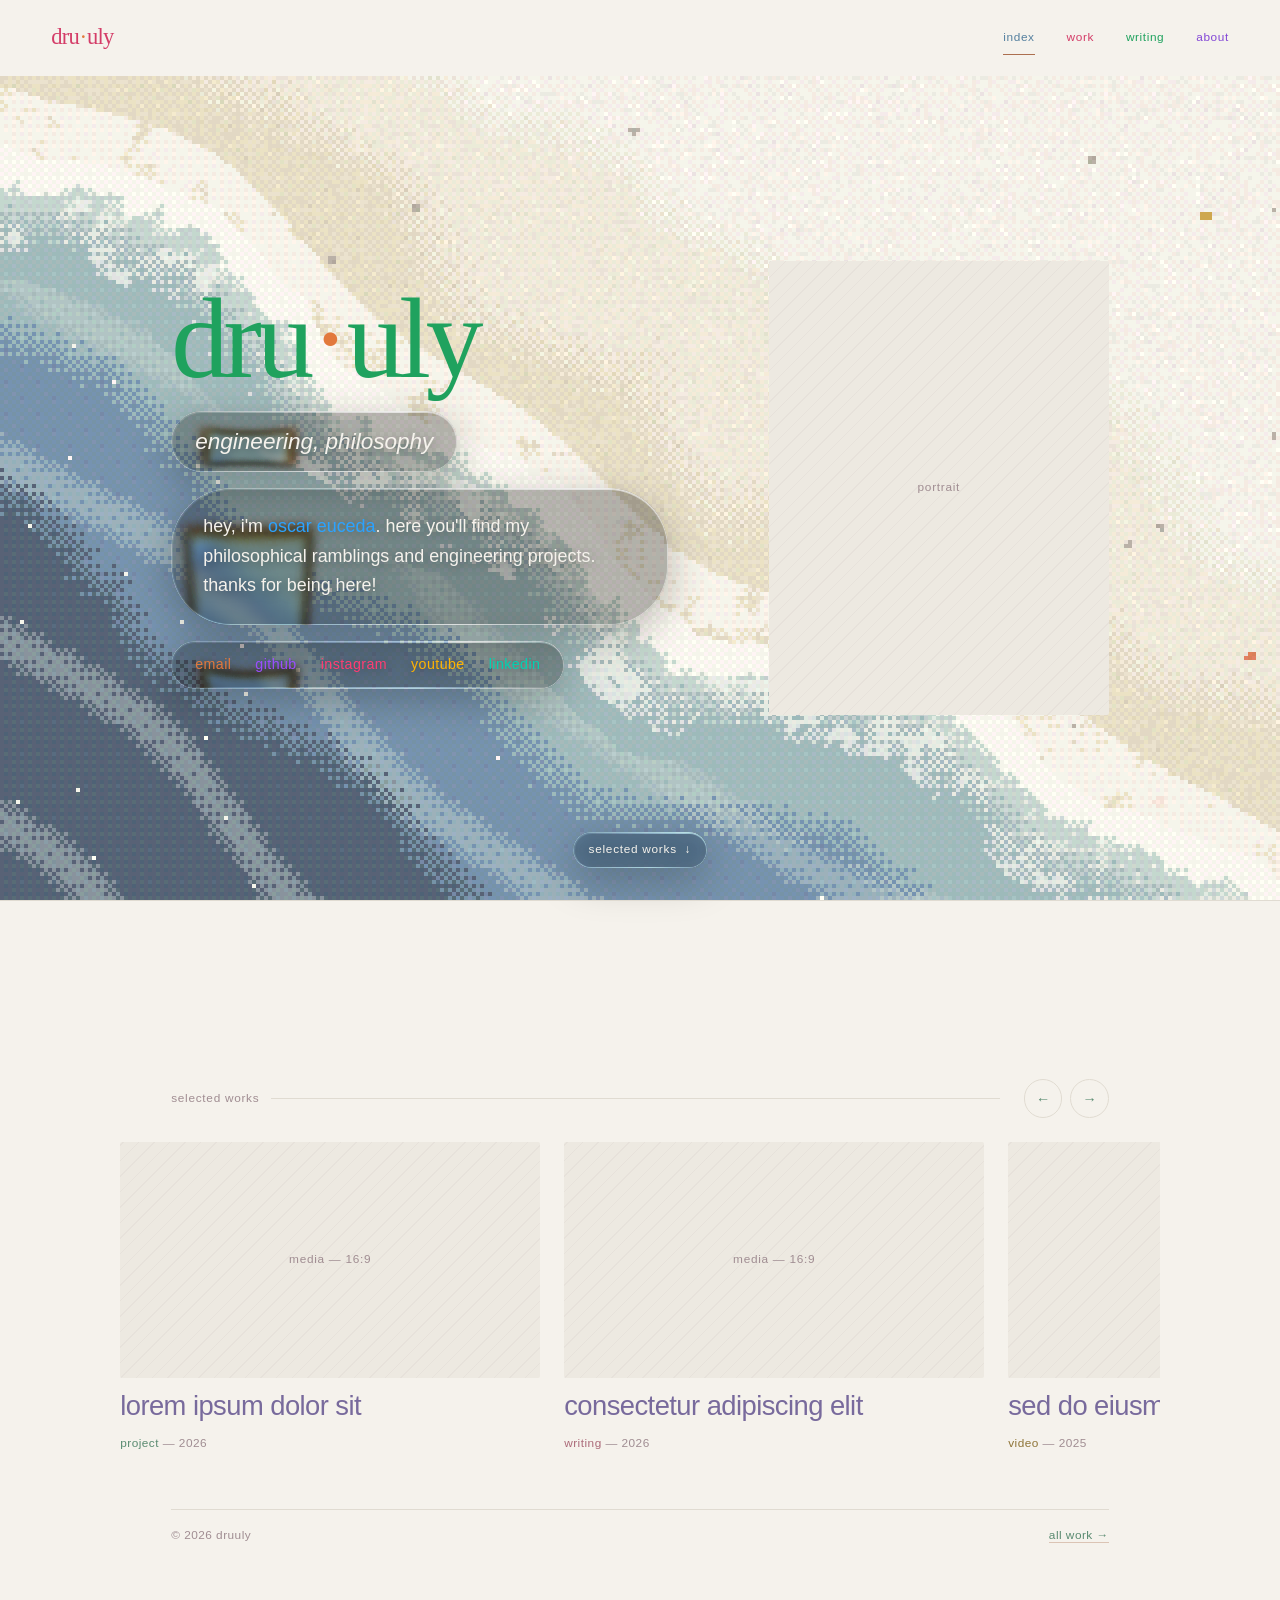
<file: index.html>
<!DOCTYPE html>
<html lang="en" class="no-js">
<head>
  <meta charset="utf-8">
  <meta name="viewport" content="width=device-width, initial-scale=1">

  <title>dru·uly</title>
  <meta name="description" content="Personal site of druuly — projects, writing, and things worth keeping.">
  <meta name="theme-color" content="#f5f2ec">
  <meta name="color-scheme" content="light">

  <!-- Open Graph: what shows up when the link is pasted anywhere.
       Replace the image once you have a real one at assets/media/img/og.jpg -->
  <meta property="og:title" content="dru·uly">
  <meta property="og:description" content="Projects, writing, and things worth keeping.">
  <meta property="og:type" content="website">
  <meta property="og:image" content="assets/media/img/og.jpg">

  <!-- Stylesheets load in dependency order: tokens first, pages last. -->
  <link rel="stylesheet" href="assets/css/tokens.css">
  <link rel="stylesheet" href="assets/css/base.css">
  <link rel="stylesheet" href="assets/css/layout.css">
  <link rel="stylesheet" href="assets/css/components.css">
  <link rel="stylesheet" href="assets/css/pages.css">

  <!-- Swaps .no-js for .js before first paint, so reveal animations only
       apply when JS can actually undo them. -->
  <script>document.documentElement.classList.replace('no-js', 'js');</script>

  <script type="module" src="assets/js/main.js"></script>
</head>

<body>
  <a class="skip-link" href="#main">Skip to content</a>

  <!-- ====================================================================
       HEADER — identical on every page. Edit here, then copy to the others.
       ==================================================================== -->
  <header class="site-header">
    <div class="site-header__inner">

      <a class="wordmark wordmark--sm" href="index.html" aria-label="druuly — home">
        <span class="wordmark__side" data-wordmark-side>dru</span><span class="wordmark__dot">·</span><span class="wordmark__side" data-wordmark-side>uly</span>
      </a>

      <button class="nav-toggle" type="button" aria-expanded="false" aria-controls="primary-nav">
        Menu
      </button>

      <nav class="nav" id="primary-nav" aria-label="Primary">
        <a class="nav__link" href="index.html">Index</a>
        <a class="nav__link" href="work.html">Work</a>
        <a class="nav__link" href="writing.html">Writing</a>
        <a class="nav__link" href="about.html">About</a>
      </nav>

    </div>
  </header>

  <main id="main">

    <!-- ==================================================================
         PANEL 1 — the whole introduction: wordmark, bio, portrait.
         Sized to one screen. Everything here is above the fold.
         ================================================================== -->
    <section class="panel panel--intro">
      <canvas id="beach-canvas" aria-hidden="true"></canvas>

      <div class="wrap intro">

        <div class="intro__text">
          <!-- No data-reveal here: the wordmark has its own opening move
               (intro.js) — the interpunct flying back into place. -->
          <h1 class="wordmark wordmark--mega">
            <span class="wordmark__side" data-wordmark-side>dru</span><span class="wordmark__dot">·</span><span class="wordmark__side" data-wordmark-side>uly</span>
          </h1>

          <!-- Same pane as the bio. No data-reveal on any of them: the fade
               holds the card below opacity 1, and a translucent ancestor stops
               the backdrop being sampled — the glass would arrive late.

               data-tint is the smoke: liquid-glass.js lays a second sheet the
               same size and radius directly under the pane, so the blur picks
               it up. Raise it toward 1 for near-black, drop it to 0 for none;
               data-tint-color takes "r g b" if it shouldn't be black. Don't
               reach for a background-color on .glass-card instead — that kills
               the backdrop sampling and is what breaks the effect. -->
          <div class="glass-card"
               data-liquid-glass
               data-displacement-scale="90"
               data-blur-amount="0.1"
               data-tint="0.28"
               data-corner-radius="50"
               data-elasticity="0.05"
               data-glass-container=".panel--intro">
            <p class="intro__caption">
              engineering, philosophy
            </p>
          </div>

          <!-- The bio rides on a pane of liquid glass: liquid-glass.js upgrades
               anything carrying data-liquid-glass, moving the text into a sharp
               layer over the bent, blurred tide behind it. -->
          <!-- No data-reveal on this one: the fade would hold the card at
               opacity < 1, and a translucent ancestor stops the backdrop from
               being sampled — the glass would only appear once the fade ended. -->
          <div class="glass-card glass-card--prose"
               data-liquid-glass
               data-displacement-scale="90"
               data-blur-amount="0.1"
               data-tint="0.28"
               data-corner-radius="60"
               data-elasticity="0.05"
               data-glass-container=".panel--intro">
            <p class="intro__bio">
              hey, i'm <a href="about.html" class="intro__bio-link"> oscar euceda</a>. here you'll find my philosophical ramblings
              and engineering projects. thanks for being here!
          </div>

          <div class="glass-card"
               data-liquid-glass
               data-displacement-scale="90"
               data-blur-amount="0.1"
               data-tint="0.28"
               data-corner-radius="70"
               data-elasticity="0.05"
               data-glass-container=".panel--intro">
            <ul class="intro__links">
              <li><a href="oscareucedaf1@gmail.com">Email</a></li>
              <li><a href="https://github.com/druuly">GitHub</a></li>
              <li><a href="https://www.instagram.com/druuly">Instagram</a></li>
              <li><a href="https://www.youtube.com/@druulytube">YouTube</a></li>
              <li><a href="https://www.linkedin.com/in/oscar-euceda-753477338/">LinkedIn</a></li>
            </ul>
          </div>
        </div>

        <div class="intro__portrait" data-reveal data-reveal-delay="140">
          <div class="frame frame--portrait">
            <div class="frame__placeholder">Portrait</div>
          </div>
        </div>

      </div>

      <!-- The cue rides the same glass + tint as the intro cards. The pane
           lives inside the anchor rather than on it: nav.js fades the anchor,
           and the spring in liquid-glass.js writes left/top, which would fight
           the cue's own positioning if they were the same element. -->
      <a class="scroll-cue" href="#works" aria-label="Selected works">
        <div class="glass-card glass-card--cue"
             data-liquid-glass
             data-displacement-scale="90"
             data-blur-amount="0.1"
             data-tint="0.28"
             data-corner-radius="999"
             data-elasticity="0.05"
             data-glass-container=".panel--intro">
          <span>selected works</span>
          <span class="scroll-cue__glyph" aria-hidden="true">&darr;</span>
        </div>
      </a>
    </section>

    <!-- ==================================================================
         PANEL 2 — selected works, as a carousel.
         Each .work-card can be a project, a post, or a video: set data-kind
         to whatever it is and the label under the title follows.
         ================================================================== -->
    <section class="panel panel--works" id="works">
      <div class="wrap">

        <div class="works__head">
          <p class="eyebrow">Selected works</p>
          <div class="carousel__controls">
            <button class="carousel__btn" type="button" data-carousel-prev
                    aria-label="Previous">&larr;</button>
            <button class="carousel__btn" type="button" data-carousel-next
                    aria-label="Next">&rarr;</button>
          </div>
        </div>

        <div class="carousel" data-carousel>
          <div class="carousel__track" data-carousel-track>

            <a class="work-card" href="projects/project-one.html">
              <div class="frame frame--wide">
                <div class="frame__placeholder">Media &mdash; 16:9</div>
              </div>
              <h2 class="work-card__title">Lorem ipsum dolor sit</h2>
              <p class="work-card__meta"><span class="work-card__kind">Project</span> &mdash; 2026</p>
            </a>

            <a class="work-card" href="posts/post-one.html">
              <div class="frame frame--wide">
                <div class="frame__placeholder">Media &mdash; 16:9</div>
              </div>
              <h2 class="work-card__title">Consectetur adipiscing elit</h2>
              <p class="work-card__meta"><span class="work-card__kind">Writing</span> &mdash; 2026</p>
            </a>

            <a class="work-card" href="#">
              <div class="frame frame--wide">
                <div class="frame__placeholder">Media &mdash; 16:9</div>
              </div>
              <h2 class="work-card__title">Sed do eiusmod tempor</h2>
              <p class="work-card__meta"><span class="work-card__kind">Video</span> &mdash; 2025</p>
            </a>

            <a class="work-card" href="projects/project-one.html">
              <div class="frame frame--wide">
                <div class="frame__placeholder">Media &mdash; 16:9</div>
              </div>
              <h2 class="work-card__title">Incididunt ut labore</h2>
              <p class="work-card__meta"><span class="work-card__kind">Project</span> &mdash; 2025</p>
            </a>

          </div>
        </div>

        <footer class="baseline">
          <span>&copy; 2026 druuly</span>
          <span><a href="work.html">All work &rarr;</a></span>
        </footer>

      </div>
    </section>

  </main>

</body>
</html>
</file>
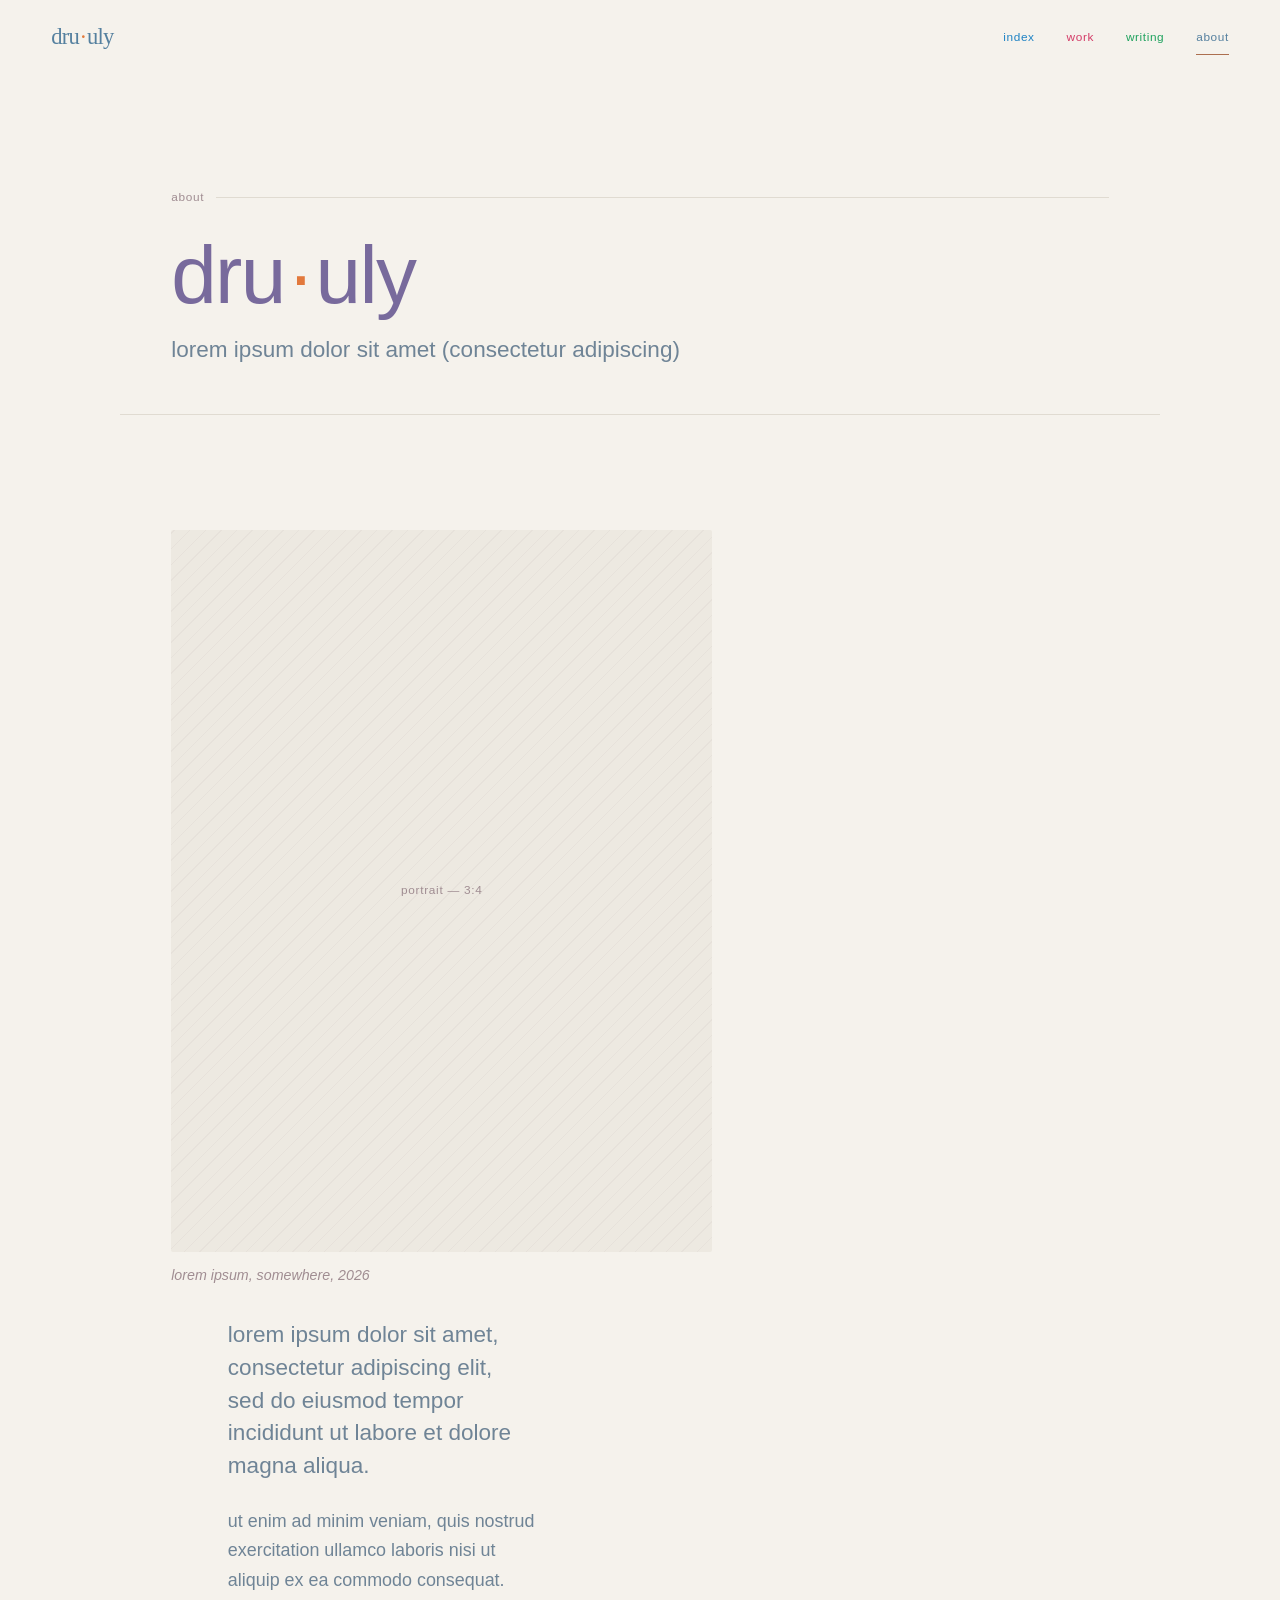
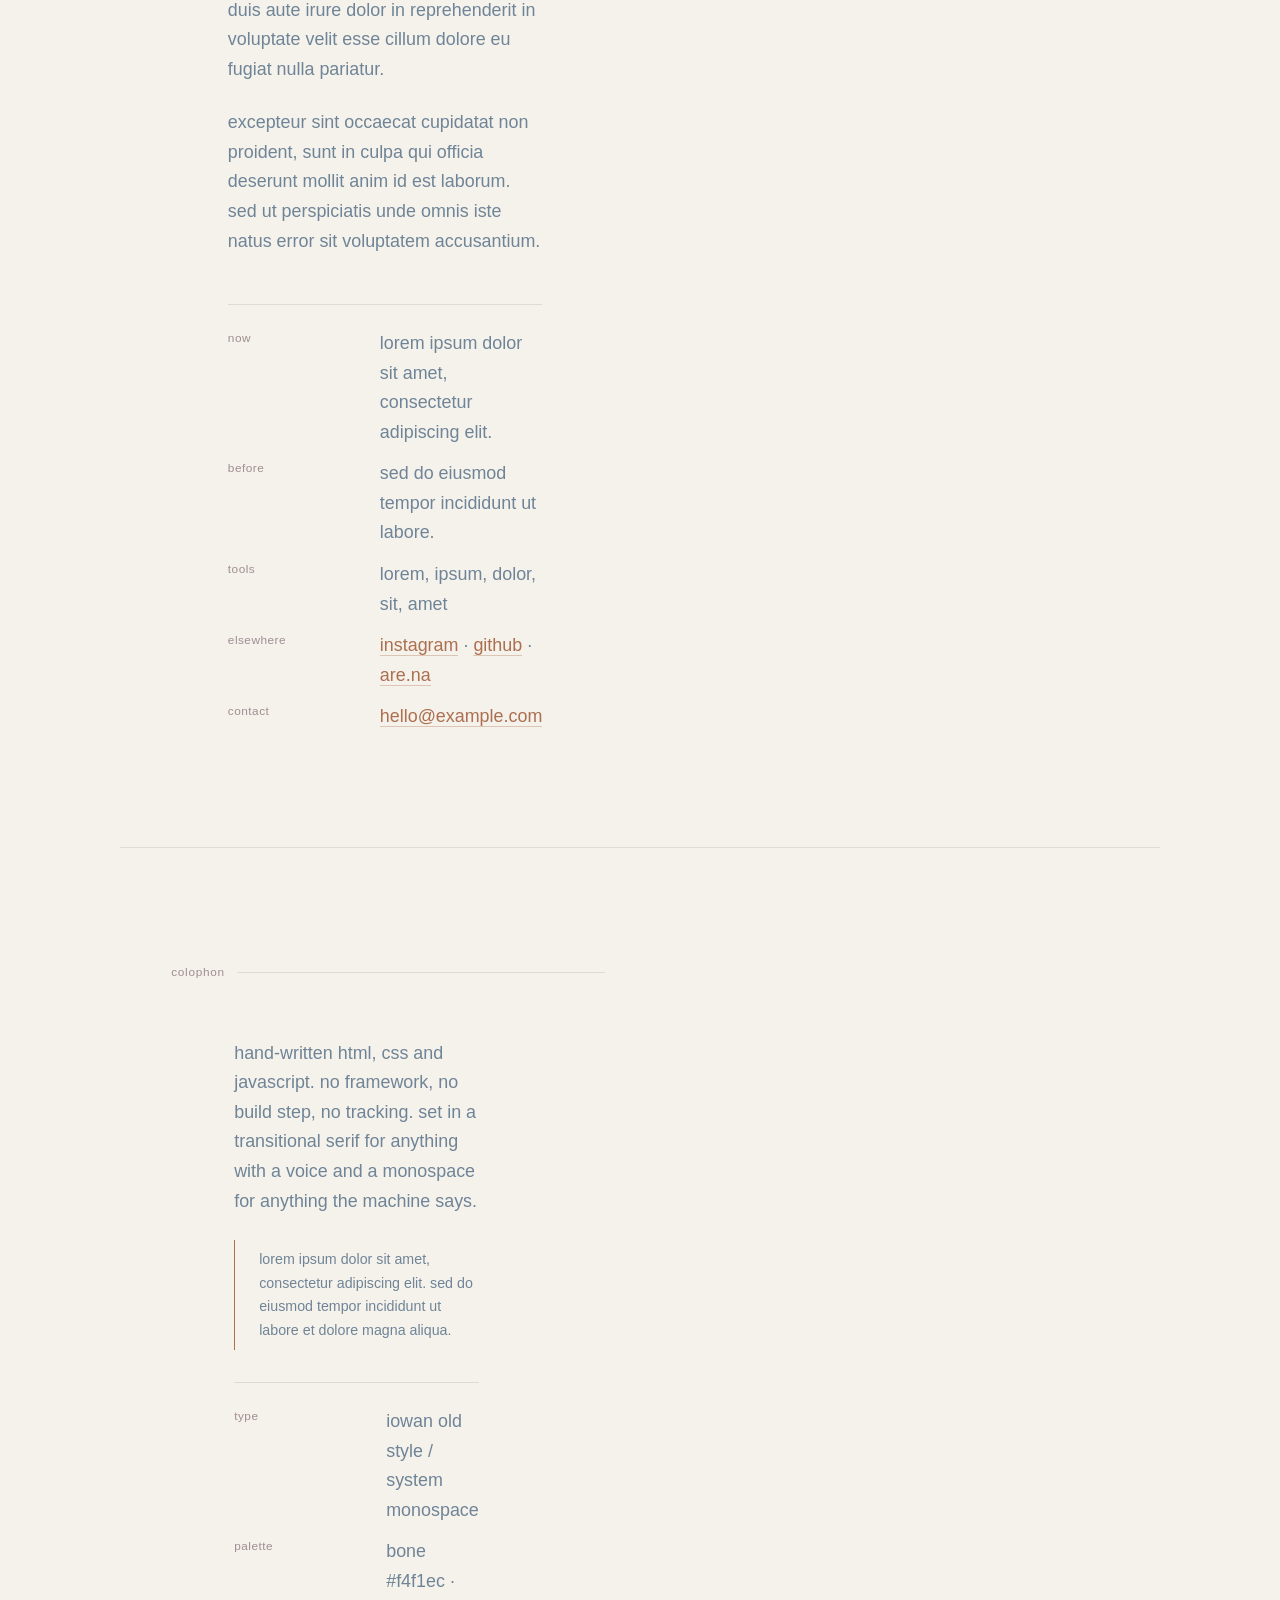
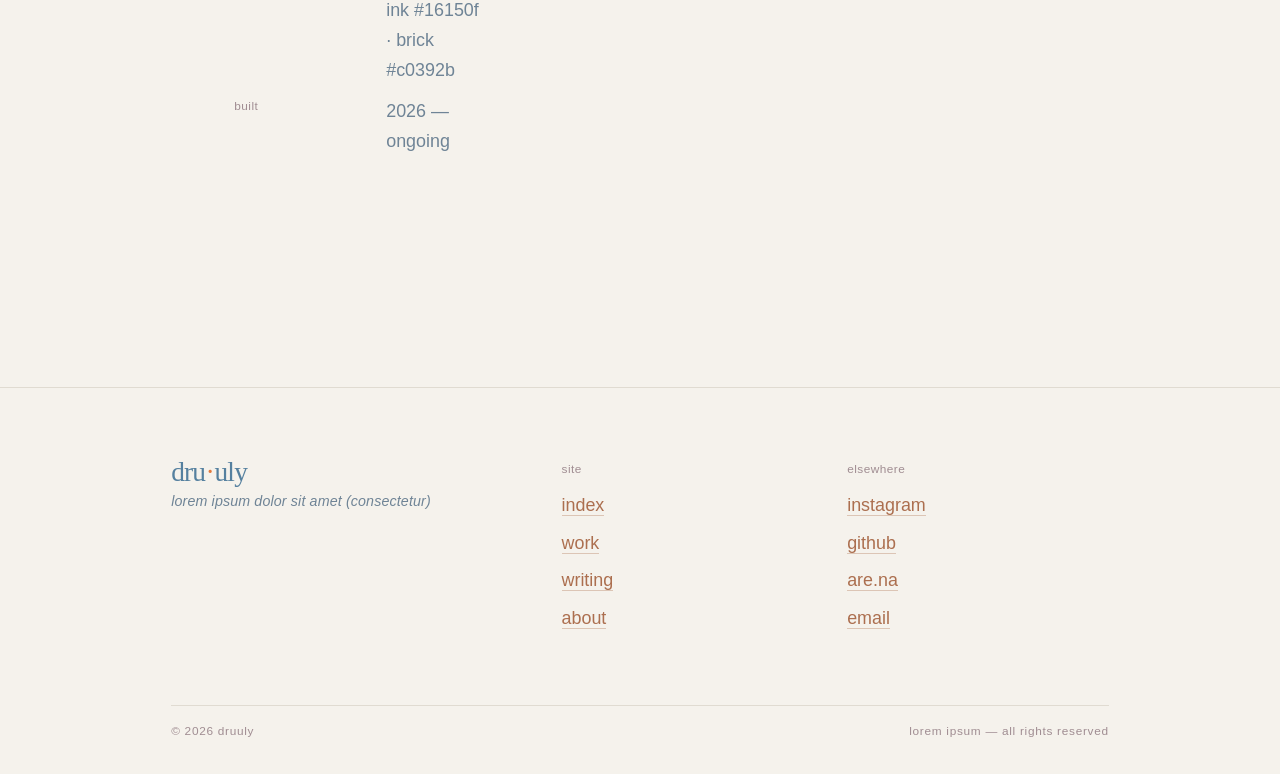
<file: about.html>
<!DOCTYPE html>
<html lang="en" class="no-js">
<head>
  <meta charset="utf-8">
  <meta name="viewport" content="width=device-width, initial-scale=1">

  <title>About — dru·uly</title>
  <meta name="description" content="Who druuly is, what this site is, and how it was made.">
  <meta name="theme-color" content="#f5f2ec">

  <link rel="stylesheet" href="assets/css/tokens.css">
  <link rel="stylesheet" href="assets/css/base.css">
  <link rel="stylesheet" href="assets/css/layout.css">
  <link rel="stylesheet" href="assets/css/components.css">
  <link rel="stylesheet" href="assets/css/pages.css">

  <script>document.documentElement.classList.replace('no-js', 'js');</script>
  <script type="module" src="assets/js/main.js"></script>
</head>

<body>
  <a class="skip-link" href="#main">Skip to content</a>

  <!-- HEADER — copy of index.html -->
  <header class="site-header">
    <div class="site-header__inner">
      <a class="wordmark wordmark--sm" href="index.html" aria-label="druuly — home">
        dru<span class="wordmark__dot">·</span>uly
      </a>
      <button class="nav-toggle" type="button" aria-expanded="false" aria-controls="primary-nav">Menu</button>
      <nav class="nav" id="primary-nav" aria-label="Primary">
        <a class="nav__link" href="index.html">Index</a>
        <a class="nav__link" href="work.html">Work</a>
        <a class="nav__link" href="writing.html">Writing</a>
        <a class="nav__link" href="about.html">About</a>
      </nav>
    </div>
  </header>

  <main id="main">

    <section class="page-head wrap">
      <p class="eyebrow">About</p>
      <h1 class="page-head__title">dru<span class="wordmark__dot">·</span>uly</h1>
      <p class="lede">lorem ipsum dolor sit amet (consectetur adipiscing)</p>
    </section>

    <!-- ==================================================================
         BIO — portrait sticks while the text scrolls past it.
         ================================================================== -->
    <section class="section wrap">
      <div class="grid">

        <div class="col-5 about__portrait" data-reveal>
          <div class="frame frame--portrait">
            <div class="frame__placeholder">Portrait &mdash; 3:4</div>
          </div>
          <p class="caption">Lorem ipsum, somewhere, 2026</p>
        </div>

        <div class="col-6 offset-1" data-reveal data-reveal-delay="120">
          <p class="lede" style="max-width:none;">
            Lorem ipsum dolor sit amet, consectetur adipiscing elit, sed do
            eiusmod tempor incididunt ut labore et dolore magna aliqua.
          </p>

          <p style="margin-top:var(--s-5); color:var(--ink-soft);">
            Ut enim ad minim veniam, quis nostrud exercitation ullamco laboris
            nisi ut aliquip ex ea commodo consequat. Duis aute irure dolor in
            reprehenderit in voluptate velit esse cillum dolore eu fugiat nulla
            pariatur.
          </p>

          <p style="margin-top:var(--s-5); color:var(--ink-soft);">
            Excepteur sint occaecat cupidatat non proident, sunt in culpa qui
            officia deserunt mollit anim id est laborum. Sed ut perspiciatis
            unde omnis iste natus error sit voluptatem accusantium.
          </p>

          <!-- Fact list. Add or remove pairs freely. -->
          <dl class="deflist" style="margin-top:var(--s-7);">
            <dt>Now</dt>
            <dd>Lorem ipsum dolor sit amet, consectetur adipiscing elit.</dd>

            <dt>Before</dt>
            <dd>Sed do eiusmod tempor incididunt ut labore.</dd>

            <dt>Tools</dt>
            <dd>Lorem, Ipsum, Dolor, Sit, Amet</dd>

            <dt>Elsewhere</dt>
            <dd>
              <a href="#">Instagram</a> &middot;
              <a href="#">GitHub</a> &middot;
              <a href="#">Are.na</a>
            </dd>

            <dt>Contact</dt>
            <dd><a href="mailto:hello@example.com">hello@example.com</a></dd>
          </dl>
        </div>

      </div>
    </section>

    <!-- ==================================================================
         COLOPHON — how the site is built. Keep it, people like these.
         ================================================================== -->
    <section class="section section--ruled wrap">
      <div class="grid">
        <div class="col-4">
          <p class="eyebrow">Colophon</p>
        </div>

        <div class="col-7 offset-1" data-reveal>
          <p style="color:var(--ink-soft);">
            Hand-written HTML, CSS and JavaScript. No framework, no build step,
            no tracking. Set in a transitional serif for anything with a voice
            and a monospace for anything the machine says.
          </p>

          <div class="note" style="margin-top:var(--s-5);">
            Lorem ipsum dolor sit amet, consectetur adipiscing elit. Sed do
            eiusmod tempor incididunt ut labore et dolore magna aliqua.
          </div>

          <dl class="deflist" style="margin-top:var(--s-6);">
            <dt>Type</dt>
            <dd>Iowan Old Style / system monospace</dd>

            <dt>Palette</dt>
            <dd>Bone #F4F1EC &middot; Ink #16150F &middot; Brick #C0392B</dd>

            <dt>Built</dt>
            <dd>2026 &mdash; ongoing</dd>
          </dl>
        </div>
      </div>
    </section>

  </main>

  <!-- FOOTER — copy of index.html -->
  <footer class="site-footer">
    <div class="wrap">
      <div class="site-footer__grid">
        <div>
          <p class="wordmark">dru<span class="wordmark__dot">·</span>uly</p>
          <p class="wordmark-caption">lorem ipsum dolor sit amet (consectetur)</p>
        </div>
        <nav aria-label="Footer">
          <p class="meta" style="margin-bottom:var(--s-3);">Site</p>
          <ul style="list-style:none; padding:0;">
            <li><a href="index.html">Index</a></li>
            <li><a href="work.html">Work</a></li>
            <li><a href="writing.html">Writing</a></li>
            <li><a href="about.html">About</a></li>
          </ul>
        </nav>
        <nav aria-label="Elsewhere">
          <p class="meta" style="margin-bottom:var(--s-3);">Elsewhere</p>
          <ul style="list-style:none; padding:0;">
            <li><a href="#">Instagram</a></li>
            <li><a href="#">GitHub</a></li>
            <li><a href="#">Are.na</a></li>
            <li><a href="mailto:hello@example.com">Email</a></li>
          </ul>
        </nav>
      </div>
      <div class="site-footer__baseline">
        <span>&copy; 2026 druuly</span>
        <span>Lorem ipsum &mdash; all rights reserved</span>
      </div>
    </div>
  </footer>

</body>
</html>
</file>
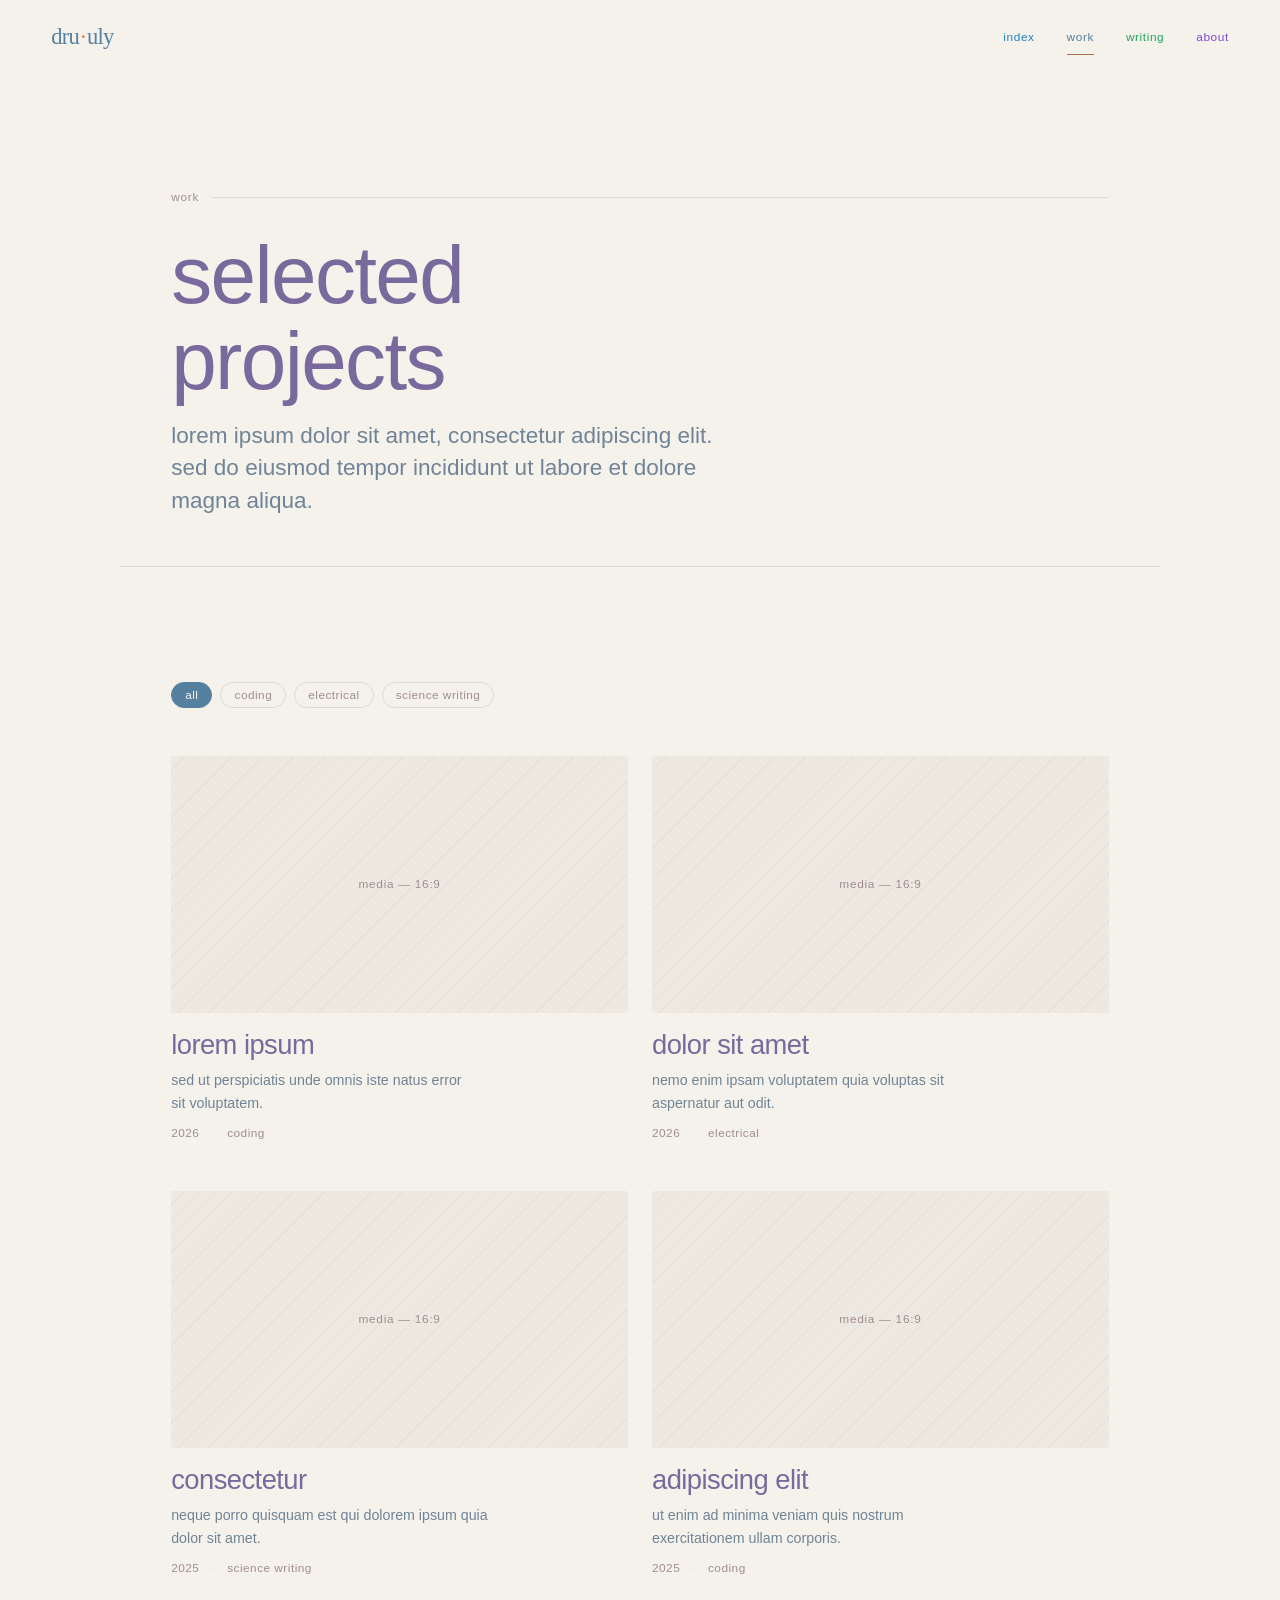
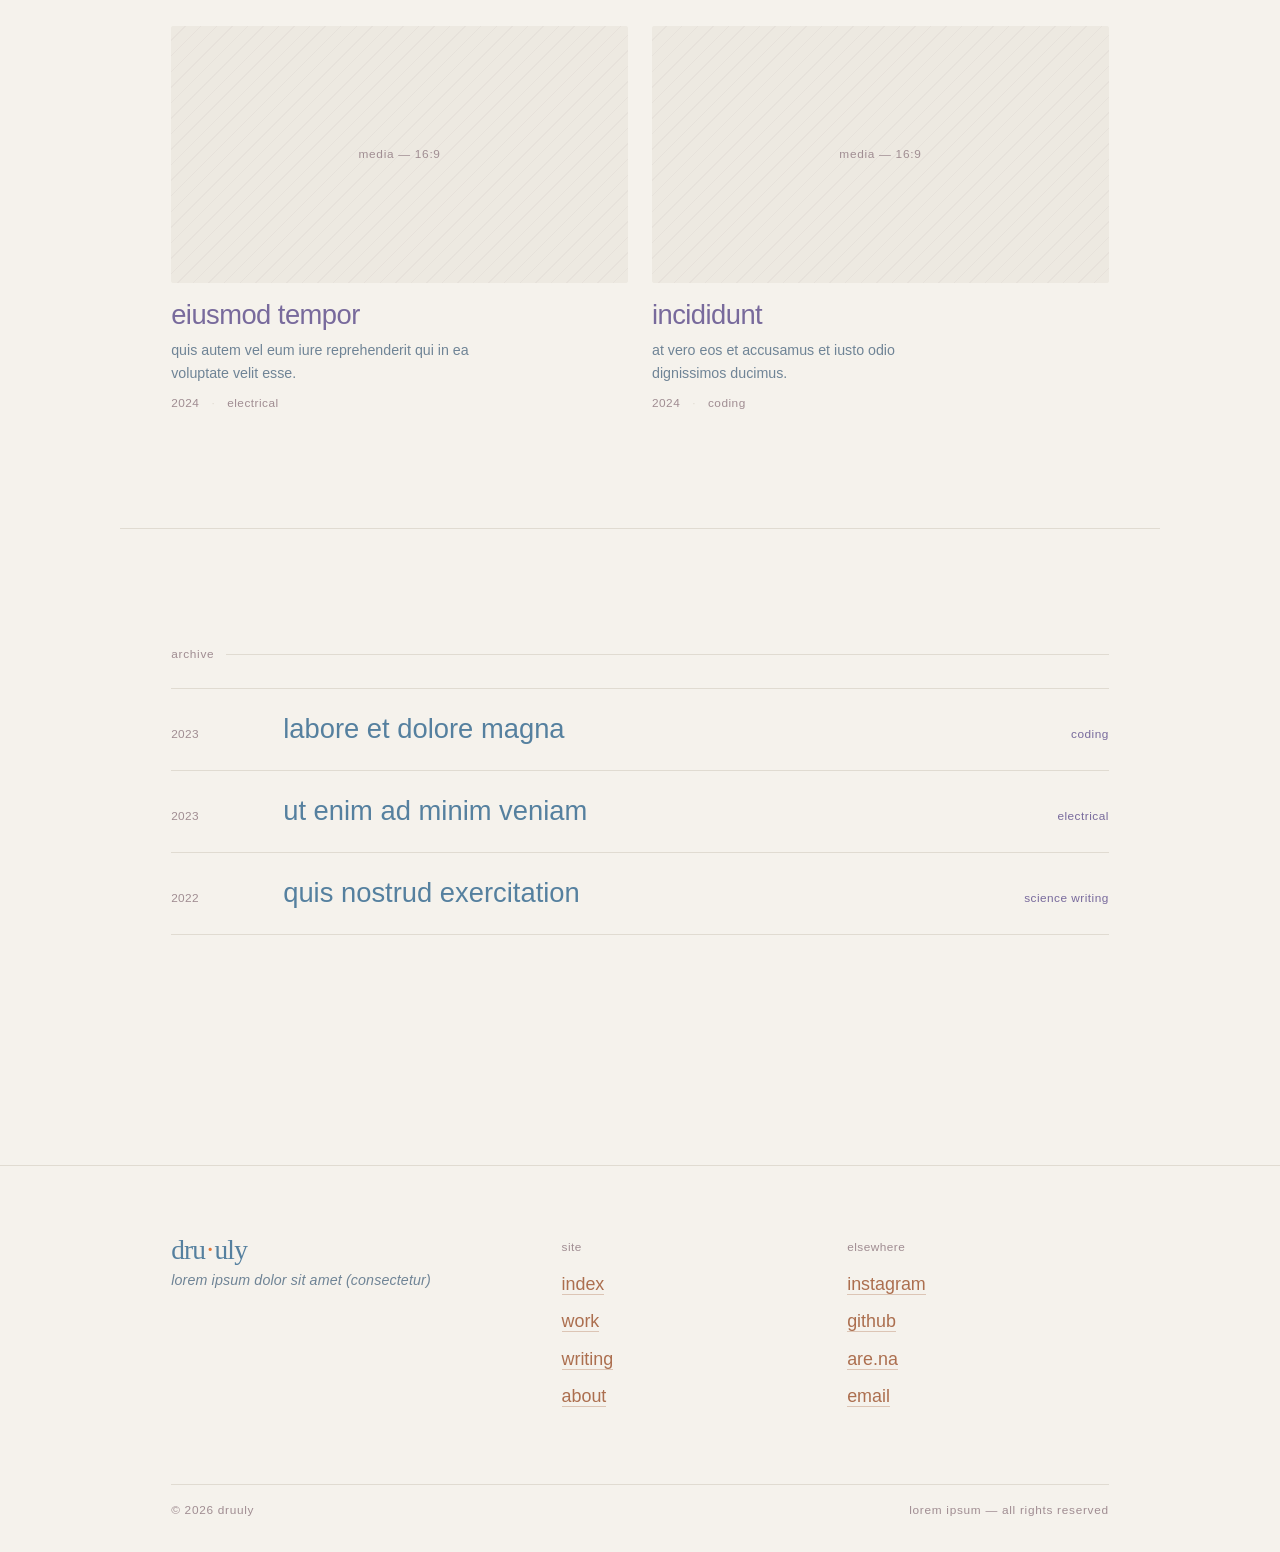
<file: work.html>
<!DOCTYPE html>
<html lang="en" class="no-js">
<head>
  <meta charset="utf-8">
  <meta name="viewport" content="width=device-width, initial-scale=1">

  <title>Work — dru·uly</title>
  <meta name="description" content="Projects, experiments and things built by druuly.">
  <meta name="theme-color" content="#f5f2ec">

  <link rel="stylesheet" href="assets/css/tokens.css">
  <link rel="stylesheet" href="assets/css/base.css">
  <link rel="stylesheet" href="assets/css/layout.css">
  <link rel="stylesheet" href="assets/css/components.css">
  <link rel="stylesheet" href="assets/css/pages.css">

  <script>document.documentElement.classList.replace('no-js', 'js');</script>
  <script type="module" src="assets/js/main.js"></script>
</head>

<body>
  <a class="skip-link" href="#main">Skip to content</a>

  <!-- HEADER — copy of index.html -->
  <header class="site-header">
    <div class="site-header__inner">
      <a class="wordmark wordmark--sm" href="index.html" aria-label="druuly — home">
        dru<span class="wordmark__dot">·</span>uly
      </a>
      <button class="nav-toggle" type="button" aria-expanded="false" aria-controls="primary-nav">Menu</button>
      <nav class="nav" id="primary-nav" aria-label="Primary">
        <a class="nav__link" href="index.html">Index</a>
        <a class="nav__link" href="work.html">Work</a>
        <a class="nav__link" href="writing.html">Writing</a>
        <a class="nav__link" href="about.html">About</a>
      </nav>
    </div>
  </header>

  <main id="main">

    <!-- ==================================================================
         PAGE HEAD
         ================================================================== -->
    <section class="page-head wrap">
      <p class="eyebrow">Work</p>
      <h1 class="page-head__title">Selected<br>projects</h1>
      <p class="lede">
        Lorem ipsum dolor sit amet, consectetur adipiscing elit. Sed do eiusmod
        tempor incididunt ut labore et dolore magna aliqua.
      </p>
    </section>

    <!-- ==================================================================
         GRID
         Filter buttons carry data-filter; cards carry data-tags.
         Add a tag to a card by appending it to data-tags, then add a
         matching button below. Handled by assets/js/filter.js.
         ================================================================== -->
    <section class="section wrap">

      <div class="filters">
        <button class="filter" type="button" data-filter="all" aria-pressed="true">All</button>
        <button class="filter" type="button" data-filter="coding" aria-pressed="false">Coding</button>
        <button class="filter" type="button" data-filter="electrical" aria-pressed="false">Electrical</button>
        <button class="filter" type="button" data-filter="science-writing" aria-pressed="false">Science writing</button>
      </div>

      <div class="grid-auto">

        <a class="card" href="projects/project-one.html" data-tags="coding" data-reveal data-hover-play>
          <div class="frame frame--wide">
            <div class="frame__placeholder">Media &mdash; 16:9</div>
            <div class="frame__overlay"><p class="meta" style="color:inherit;">View project</p></div>
          </div>
          <div class="card__body">
            <h2 class="card__title">Lorem ipsum</h2>
            <p class="card__excerpt">Sed ut perspiciatis unde omnis iste natus error sit voluptatem.</p>
            <p class="card__meta"><span>2026</span><span>Coding</span></p>
          </div>
        </a>

        <a class="card" href="projects/project-one.html" data-tags="electrical" data-reveal data-reveal-delay="80" data-hover-play>
          <div class="frame frame--wide">
            <div class="frame__placeholder">Media &mdash; 16:9</div>
            <div class="frame__overlay"><p class="meta" style="color:inherit;">View project</p></div>
          </div>
          <div class="card__body">
            <h2 class="card__title">Dolor sit amet</h2>
            <p class="card__excerpt">Nemo enim ipsam voluptatem quia voluptas sit aspernatur aut odit.</p>
            <p class="card__meta"><span>2026</span><span>Electrical</span></p>
          </div>
        </a>

        <a class="card" href="projects/project-one.html" data-tags="science-writing" data-reveal data-reveal-delay="160" data-hover-play>
          <div class="frame frame--wide">
            <div class="frame__placeholder">Media &mdash; 16:9</div>
            <div class="frame__overlay"><p class="meta" style="color:inherit;">View project</p></div>
          </div>
          <div class="card__body">
            <h2 class="card__title">Consectetur</h2>
            <p class="card__excerpt">Neque porro quisquam est qui dolorem ipsum quia dolor sit amet.</p>
            <p class="card__meta"><span>2025</span><span>Science writing</span></p>
          </div>
        </a>

        <a class="card" href="projects/project-one.html" data-tags="coding science-writing" data-reveal data-hover-play>
          <div class="frame frame--wide">
            <div class="frame__placeholder">Media &mdash; 16:9</div>
            <div class="frame__overlay"><p class="meta" style="color:inherit;">View project</p></div>
          </div>
          <div class="card__body">
            <h2 class="card__title">Adipiscing elit</h2>
            <p class="card__excerpt">Ut enim ad minima veniam quis nostrum exercitationem ullam corporis.</p>
            <p class="card__meta"><span>2025</span><span>Coding</span></p>
          </div>
        </a>

        <a class="card" href="projects/project-one.html" data-tags="electrical coding" data-reveal data-reveal-delay="80" data-hover-play>
          <div class="frame frame--wide">
            <div class="frame__placeholder">Media &mdash; 16:9</div>
            <div class="frame__overlay"><p class="meta" style="color:inherit;">View project</p></div>
          </div>
          <div class="card__body">
            <h2 class="card__title">Eiusmod tempor</h2>
            <p class="card__excerpt">Quis autem vel eum iure reprehenderit qui in ea voluptate velit esse.</p>
            <p class="card__meta"><span>2024</span><span>Electrical</span></p>
          </div>
        </a>

        <a class="card" href="projects/project-one.html" data-tags="coding" data-reveal data-reveal-delay="160" data-hover-play>
          <div class="frame frame--wide">
            <div class="frame__placeholder">Media &mdash; 16:9</div>
            <div class="frame__overlay"><p class="meta" style="color:inherit;">View project</p></div>
          </div>
          <div class="card__body">
            <h2 class="card__title">Incididunt</h2>
            <p class="card__excerpt">At vero eos et accusamus et iusto odio dignissimos ducimus.</p>
            <p class="card__meta"><span>2024</span><span>Coding</span></p>
          </div>
        </a>

      </div>
    </section>

    <!-- ==================================================================
         ARCHIVE — older work, listed rather than shown.
         ================================================================== -->
    <section class="section section--ruled wrap">
      <p class="eyebrow">Archive</p>

      <div class="index" data-reveal>
        <a class="index__row" href="projects/project-one.html">
          <span class="index__date">2023</span>
          <span class="index__title">Labore et dolore magna</span>
          <span class="index__kind">Coding</span>
        </a>
        <a class="index__row" href="projects/project-one.html">
          <span class="index__date">2023</span>
          <span class="index__title">Ut enim ad minim veniam</span>
          <span class="index__kind">Electrical</span>
        </a>
        <a class="index__row" href="projects/project-one.html">
          <span class="index__date">2022</span>
          <span class="index__title">Quis nostrud exercitation</span>
          <span class="index__kind">Science writing</span>
        </a>
      </div>
    </section>

  </main>

  <!-- FOOTER — copy of index.html -->
  <footer class="site-footer">
    <div class="wrap">
      <div class="site-footer__grid">
        <div>
          <p class="wordmark">dru<span class="wordmark__dot">·</span>uly</p>
          <p class="wordmark-caption">lorem ipsum dolor sit amet (consectetur)</p>
        </div>
        <nav aria-label="Footer">
          <p class="meta" style="margin-bottom:var(--s-3);">Site</p>
          <ul style="list-style:none; padding:0;">
            <li><a href="index.html">Index</a></li>
            <li><a href="work.html">Work</a></li>
            <li><a href="writing.html">Writing</a></li>
            <li><a href="about.html">About</a></li>
          </ul>
        </nav>
        <nav aria-label="Elsewhere">
          <p class="meta" style="margin-bottom:var(--s-3);">Elsewhere</p>
          <ul style="list-style:none; padding:0;">
            <li><a href="#">Instagram</a></li>
            <li><a href="#">GitHub</a></li>
            <li><a href="#">Are.na</a></li>
            <li><a href="mailto:hello@example.com">Email</a></li>
          </ul>
        </nav>
      </div>
      <div class="site-footer__baseline">
        <span>&copy; 2026 druuly</span>
        <span>Lorem ipsum &mdash; all rights reserved</span>
      </div>
    </div>
  </footer>

</body>
</html>
</file>
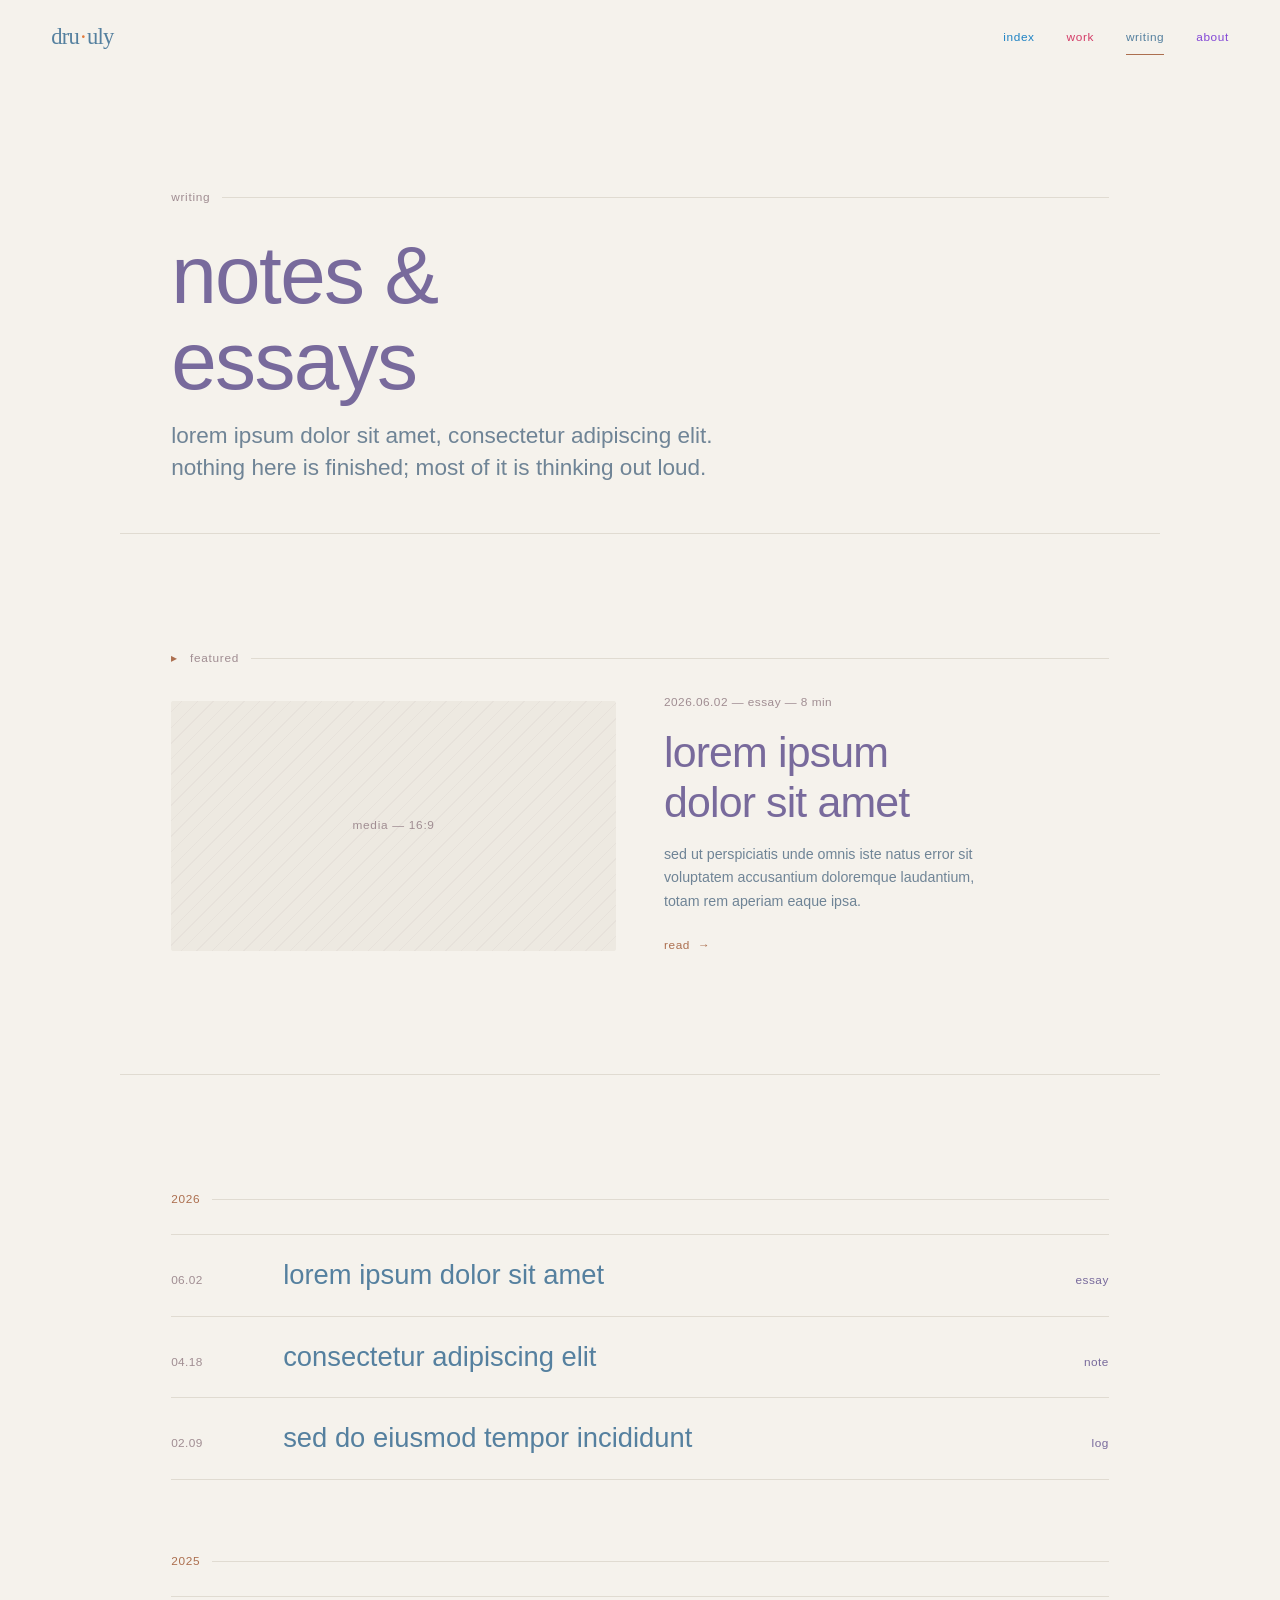
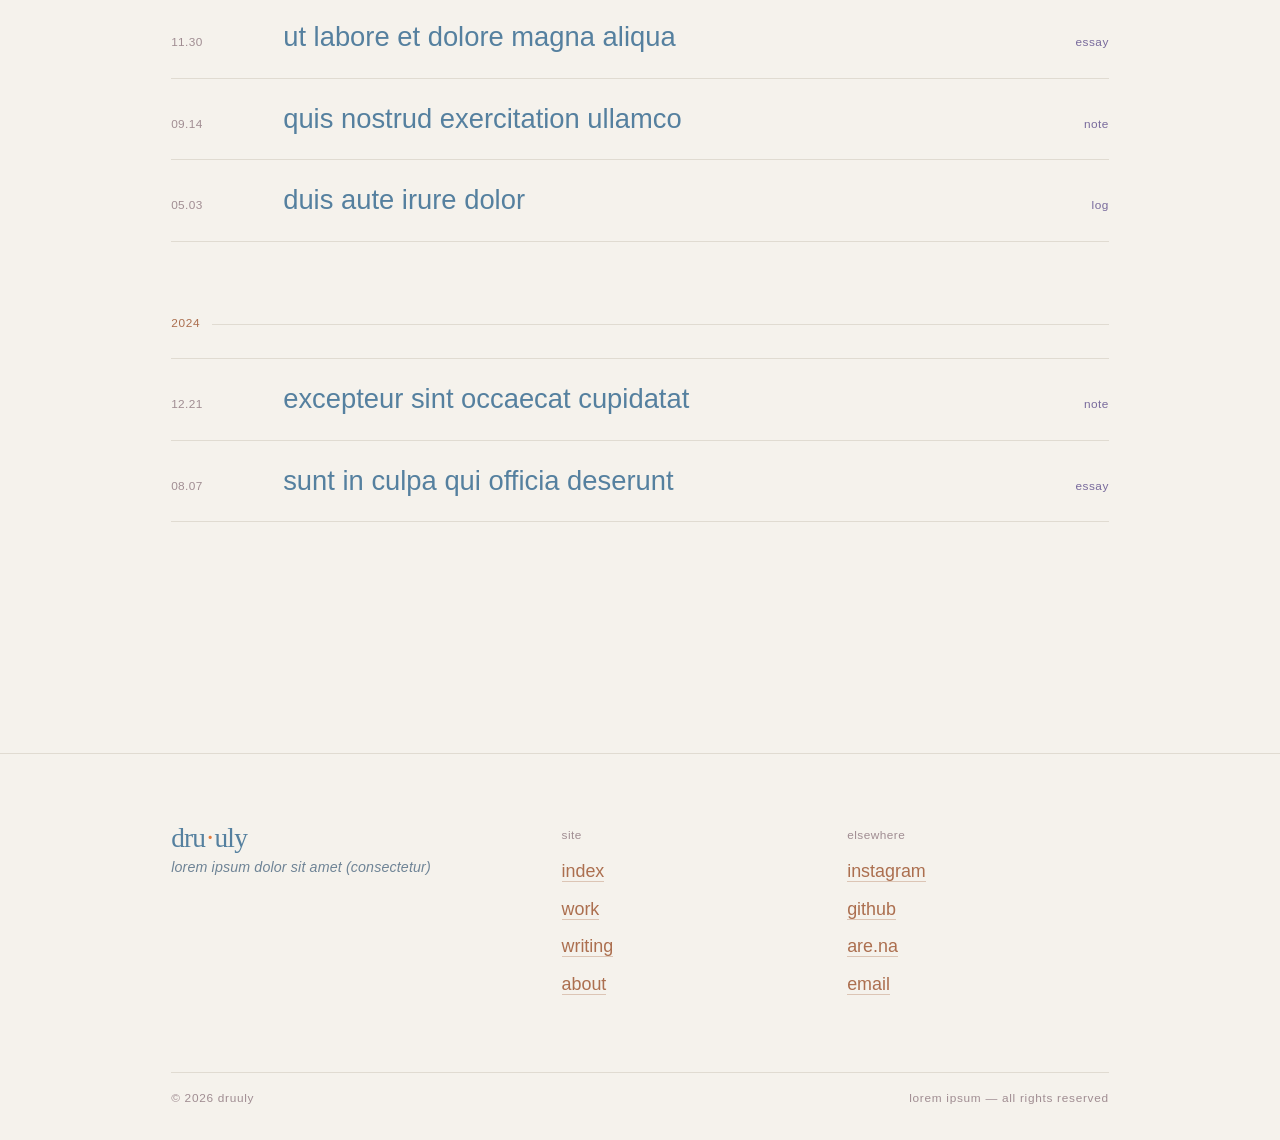
<file: writing.html>
<!DOCTYPE html>
<html lang="en" class="no-js">
<head>
  <meta charset="utf-8">
  <meta name="viewport" content="width=device-width, initial-scale=1">

  <title>Writing — dru·uly</title>
  <meta name="description" content="Essays, notes and logs by druuly.">
  <meta name="theme-color" content="#f5f2ec">

  <link rel="stylesheet" href="assets/css/tokens.css">
  <link rel="stylesheet" href="assets/css/base.css">
  <link rel="stylesheet" href="assets/css/layout.css">
  <link rel="stylesheet" href="assets/css/components.css">
  <link rel="stylesheet" href="assets/css/pages.css">

  <script>document.documentElement.classList.replace('no-js', 'js');</script>
  <script type="module" src="assets/js/main.js"></script>
</head>

<body>
  <a class="skip-link" href="#main">Skip to content</a>

  <!-- HEADER — copy of index.html -->
  <header class="site-header">
    <div class="site-header__inner">
      <a class="wordmark wordmark--sm" href="index.html" aria-label="druuly — home">
        dru<span class="wordmark__dot">·</span>uly
      </a>
      <button class="nav-toggle" type="button" aria-expanded="false" aria-controls="primary-nav">Menu</button>
      <nav class="nav" id="primary-nav" aria-label="Primary">
        <a class="nav__link" href="index.html">Index</a>
        <a class="nav__link" href="work.html">Work</a>
        <a class="nav__link" href="writing.html">Writing</a>
        <a class="nav__link" href="about.html">About</a>
      </nav>
    </div>
  </header>

  <main id="main">

    <section class="page-head wrap">
      <p class="eyebrow">Writing</p>
      <h1 class="page-head__title">Notes &amp;<br>essays</h1>
      <p class="lede">
        Lorem ipsum dolor sit amet, consectetur adipiscing elit. Nothing here is
        finished; most of it is thinking out loud.
      </p>
    </section>

    <!-- ==================================================================
         FEATURED — one piece pulled out of the list.
         Delete this whole section if you'd rather keep it a flat index.
         ================================================================== -->
    <section class="section wrap">
      <p class="eyebrow"><span class="eyebrow__index">&#9656;</span> Featured</p>

      <a class="card feature" href="posts/post-one.html" data-reveal data-hover-play>
        <div class="feature__media">
          <div class="frame frame--wide"><div class="frame__placeholder">Media &mdash; 16:9</div></div>
        </div>
        <div class="feature__body">
          <p class="meta">2026.06.02 &mdash; Essay &mdash; 8 min</p>
          <h2 class="card__title" style="font-size:var(--t-h2);">
            Lorem ipsum dolor sit amet
          </h2>
          <p class="card__excerpt">
            Sed ut perspiciatis unde omnis iste natus error sit voluptatem
            accusantium doloremque laudantium, totam rem aperiam eaque ipsa.
          </p>
          <p><span class="arrow-link">Read <span class="arrow-link__glyph">&rarr;</span></span></p>
        </div>
      </a>
    </section>

    <!-- ==================================================================
         INDEX — grouped by year. Add a new <div class="index"> per year.
         ================================================================== -->
    <section class="section section--ruled wrap">

      <p class="eyebrow"><span class="eyebrow__index">2026</span></p>
      <div class="index" data-reveal>
        <a class="index__row" href="posts/post-one.html">
          <span class="index__date">06.02</span>
          <span class="index__title">Lorem ipsum dolor sit amet</span>
          <span class="index__kind">Essay</span>
        </a>
        <a class="index__row" href="posts/post-one.html">
          <span class="index__date">04.18</span>
          <span class="index__title">Consectetur adipiscing elit</span>
          <span class="index__kind">Note</span>
        </a>
        <a class="index__row" href="posts/post-one.html">
          <span class="index__date">02.09</span>
          <span class="index__title">Sed do eiusmod tempor incididunt</span>
          <span class="index__kind">Log</span>
        </a>
      </div>

      <p class="eyebrow" style="margin-top:var(--s-8);"><span class="eyebrow__index">2025</span></p>
      <div class="index" data-reveal>
        <a class="index__row" href="posts/post-one.html">
          <span class="index__date">11.30</span>
          <span class="index__title">Ut labore et dolore magna aliqua</span>
          <span class="index__kind">Essay</span>
        </a>
        <a class="index__row" href="posts/post-one.html">
          <span class="index__date">09.14</span>
          <span class="index__title">Quis nostrud exercitation ullamco</span>
          <span class="index__kind">Note</span>
        </a>
        <a class="index__row" href="posts/post-one.html">
          <span class="index__date">05.03</span>
          <span class="index__title">Duis aute irure dolor</span>
          <span class="index__kind">Log</span>
        </a>
      </div>

      <p class="eyebrow" style="margin-top:var(--s-8);"><span class="eyebrow__index">2024</span></p>
      <div class="index" data-reveal>
        <a class="index__row" href="posts/post-one.html">
          <span class="index__date">12.21</span>
          <span class="index__title">Excepteur sint occaecat cupidatat</span>
          <span class="index__kind">Note</span>
        </a>
        <a class="index__row" href="posts/post-one.html">
          <span class="index__date">08.07</span>
          <span class="index__title">Sunt in culpa qui officia deserunt</span>
          <span class="index__kind">Essay</span>
        </a>
      </div>

    </section>

  </main>

  <!-- FOOTER — copy of index.html -->
  <footer class="site-footer">
    <div class="wrap">
      <div class="site-footer__grid">
        <div>
          <p class="wordmark">dru<span class="wordmark__dot">·</span>uly</p>
          <p class="wordmark-caption">lorem ipsum dolor sit amet (consectetur)</p>
        </div>
        <nav aria-label="Footer">
          <p class="meta" style="margin-bottom:var(--s-3);">Site</p>
          <ul style="list-style:none; padding:0;">
            <li><a href="index.html">Index</a></li>
            <li><a href="work.html">Work</a></li>
            <li><a href="writing.html">Writing</a></li>
            <li><a href="about.html">About</a></li>
          </ul>
        </nav>
        <nav aria-label="Elsewhere">
          <p class="meta" style="margin-bottom:var(--s-3);">Elsewhere</p>
          <ul style="list-style:none; padding:0;">
            <li><a href="#">Instagram</a></li>
            <li><a href="#">GitHub</a></li>
            <li><a href="#">Are.na</a></li>
            <li><a href="mailto:hello@example.com">Email</a></li>
          </ul>
        </nav>
      </div>
      <div class="site-footer__baseline">
        <span>&copy; 2026 druuly</span>
        <span>Lorem ipsum &mdash; all rights reserved</span>
      </div>
    </div>
  </footer>

</body>
</html>
</file>
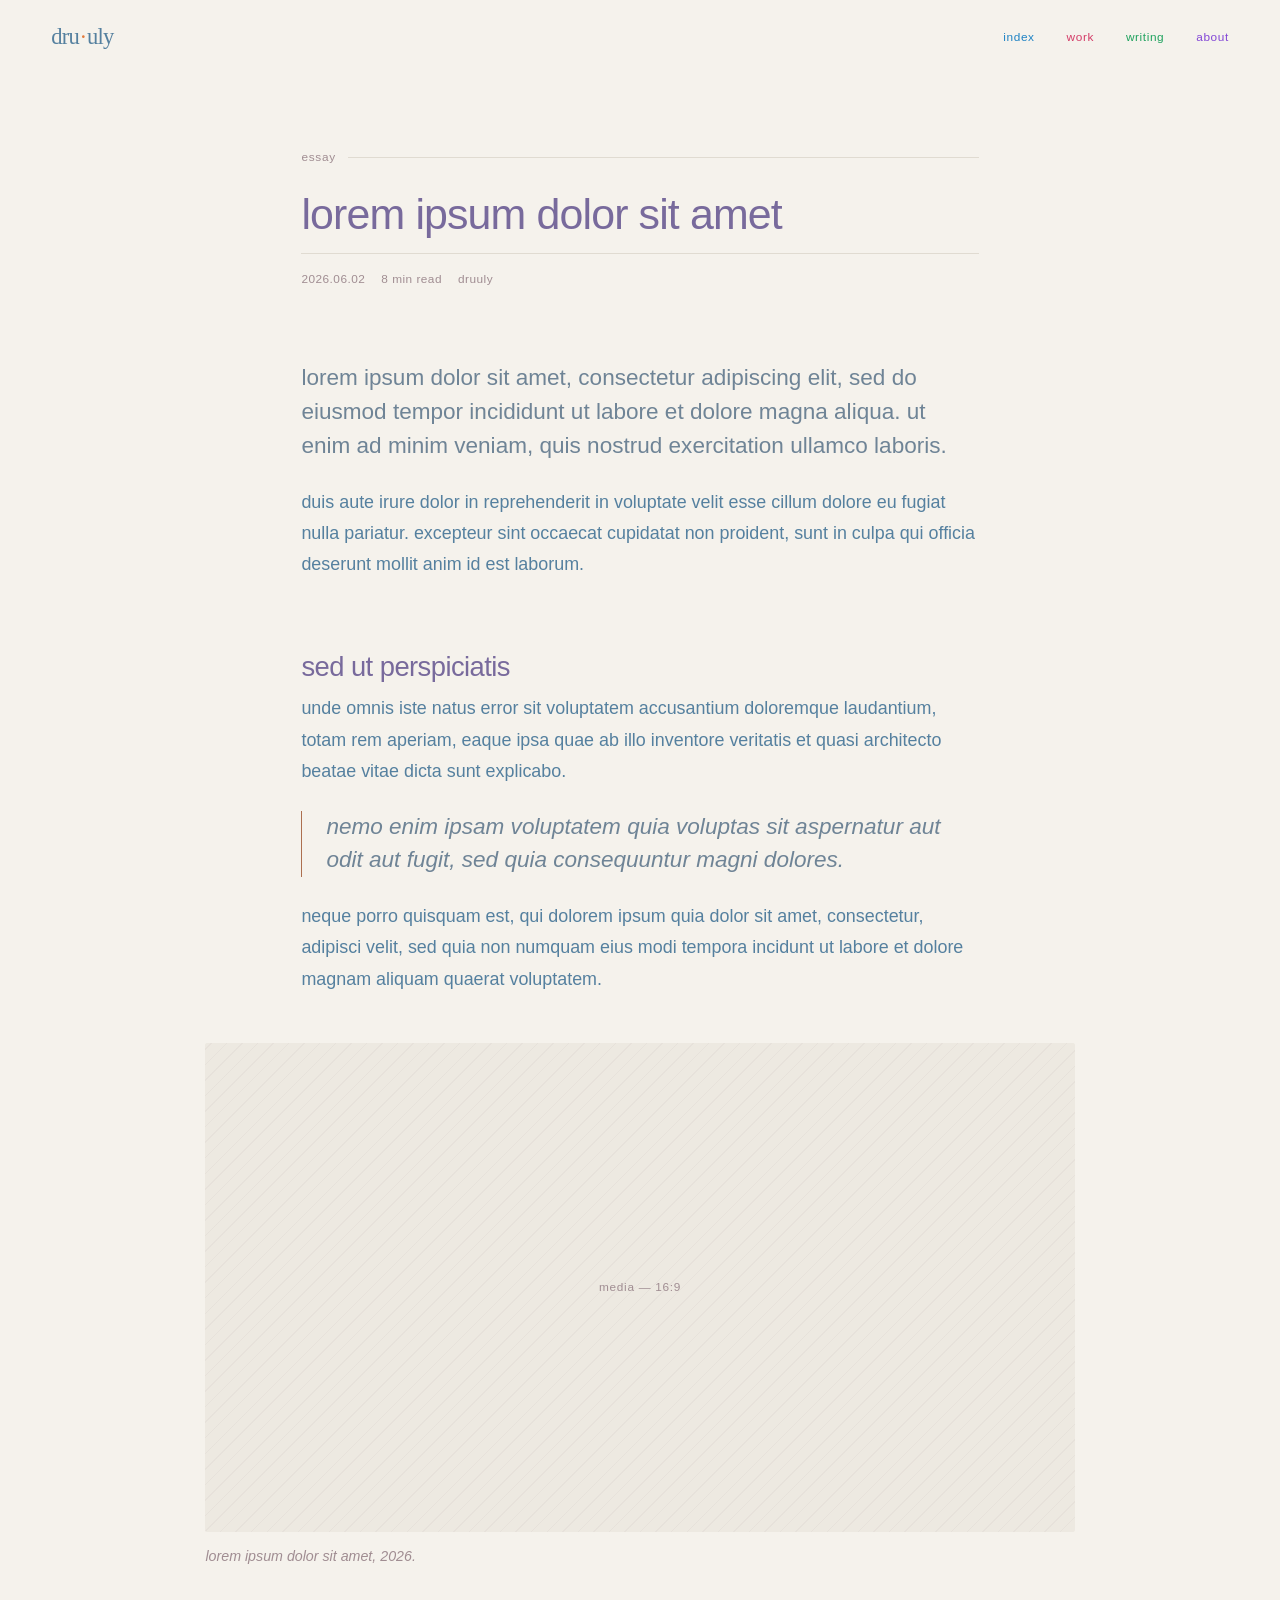
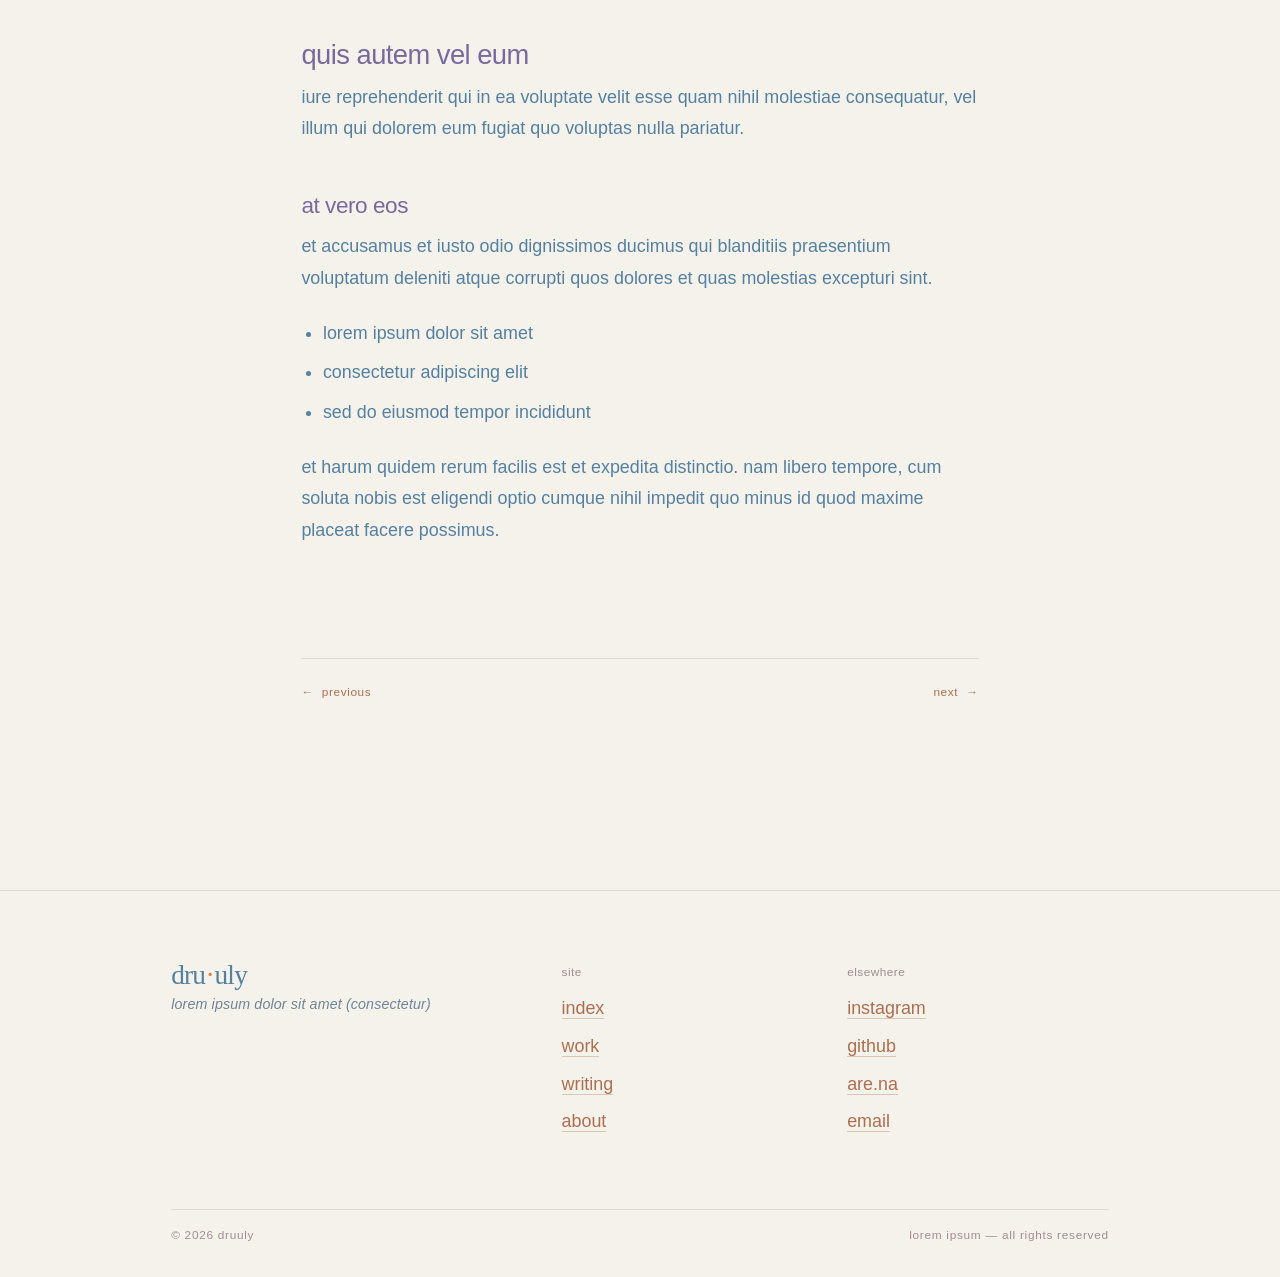
<file: posts/post-one.html>
<!DOCTYPE html>
<html lang="en" class="no-js">
<head>
  <meta charset="utf-8">
  <meta name="viewport" content="width=device-width, initial-scale=1">

  <title>Lorem ipsum dolor sit amet — dru·uly</title>
  <meta name="description" content="Lorem ipsum dolor sit amet, consectetur adipiscing elit.">
  <meta name="theme-color" content="#f5f2ec">

  <!-- ==================================================================
       POST TEMPLATE
       Duplicate this file, rename it, change the title/date/body.
       Then add a matching row to writing.html.
       Note the ../ on every path — this file lives one folder down.
       ================================================================== -->

  <link rel="stylesheet" href="../assets/css/tokens.css">
  <link rel="stylesheet" href="../assets/css/base.css">
  <link rel="stylesheet" href="../assets/css/layout.css">
  <link rel="stylesheet" href="../assets/css/components.css">
  <link rel="stylesheet" href="../assets/css/pages.css">

  <script>document.documentElement.classList.replace('no-js', 'js');</script>
  <script type="module" src="../assets/js/main.js"></script>
</head>

<body>
  <a class="skip-link" href="#main">Skip to content</a>

  <header class="site-header">
    <div class="site-header__inner">
      <a class="wordmark wordmark--sm" href="../index.html" aria-label="druuly — home">
        dru<span class="wordmark__dot">·</span>uly
      </a>
      <button class="nav-toggle" type="button" aria-expanded="false" aria-controls="primary-nav">Menu</button>
      <nav class="nav" id="primary-nav" aria-label="Primary">
        <a class="nav__link" href="../index.html">Index</a>
        <a class="nav__link" href="../work.html">Work</a>
        <a class="nav__link" href="../writing.html">Writing</a>
        <a class="nav__link" href="../about.html">About</a>
      </nav>
    </div>
  </header>

  <main id="main">
    <article class="article wrap">

      <!-- --- head ------------------------------------------------------ -->
      <header class="article__head" data-reveal>
        <p class="eyebrow">Essay</p>
        <h1 class="article__title">Lorem ipsum dolor sit amet</h1>
        <p class="article__meta">
          <span>2026.06.02</span>
          <span>8 min read</span>
          <span>druuly</span>
        </p>
      </header>

      <!-- --- body ------------------------------------------------------ -->
      <!-- Everything inside .prose is plain HTML. No classes needed:
           write p, h2, h3, ul, blockquote and figure as normal. -->
      <div class="prose" data-reveal data-reveal-delay="100">

        <p>
          Lorem ipsum dolor sit amet, consectetur adipiscing elit, sed do
          eiusmod tempor incididunt ut labore et dolore magna aliqua. Ut enim ad
          minim veniam, quis nostrud exercitation ullamco laboris.
        </p>

        <p>
          Duis aute irure dolor in reprehenderit in voluptate velit esse cillum
          dolore eu fugiat nulla pariatur. Excepteur sint occaecat cupidatat non
          proident, sunt in culpa qui officia deserunt mollit anim id est
          laborum.
        </p>

        <h2>Sed ut perspiciatis</h2>

        <p>
          Unde omnis iste natus error sit voluptatem accusantium doloremque
          laudantium, totam rem aperiam, eaque ipsa quae ab illo inventore
          veritatis et quasi architecto beatae vitae dicta sunt explicabo.
        </p>

        <blockquote>
          Nemo enim ipsam voluptatem quia voluptas sit aspernatur aut odit aut
          fugit, sed quia consequuntur magni dolores.
        </blockquote>

        <p>
          Neque porro quisquam est, qui dolorem ipsum quia dolor sit amet,
          consectetur, adipisci velit, sed quia non numquam eius modi tempora
          incidunt ut labore et dolore magnam aliquam quaerat voluptatem.
        </p>

        <!-- A figure that breaks past the text measure on wide screens.
             Drop the prose__bleed class to keep it inside the column. -->
        <figure class="prose__bleed">
          <div class="frame frame--wide">
            <div class="frame__placeholder">Media &mdash; 16:9</div>
          </div>
          <figcaption>Lorem ipsum dolor sit amet, 2026.</figcaption>
        </figure>

        <h2>Quis autem vel eum</h2>

        <p>
          Iure reprehenderit qui in ea voluptate velit esse quam nihil molestiae
          consequatur, vel illum qui dolorem eum fugiat quo voluptas nulla
          pariatur.
        </p>

        <h3>At vero eos</h3>

        <p>
          Et accusamus et iusto odio dignissimos ducimus qui blanditiis
          praesentium voluptatum deleniti atque corrupti quos dolores et quas
          molestias excepturi sint.
        </p>

        <ul>
          <li>Lorem ipsum dolor sit amet</li>
          <li>Consectetur adipiscing elit</li>
          <li>Sed do eiusmod tempor incididunt</li>
        </ul>

        <p>
          Et harum quidem rerum facilis est et expedita distinctio. Nam libero
          tempore, cum soluta nobis est eligendi optio cumque nihil impedit quo
          minus id quod maxime placeat facere possimus.
        </p>

      </div>

      <!-- --- previous / next ------------------------------------------- -->
      <nav class="article__nav" aria-label="More writing">
        <a class="arrow-link" href="post-one.html">
          <span class="arrow-link__glyph">&larr;</span> Previous
        </a>
        <a class="arrow-link" href="post-one.html">
          Next <span class="arrow-link__glyph">&rarr;</span>
        </a>
      </nav>

    </article>
  </main>

  <footer class="site-footer">
    <div class="wrap">
      <div class="site-footer__grid">
        <div>
          <p class="wordmark">dru<span class="wordmark__dot">·</span>uly</p>
          <p class="wordmark-caption">lorem ipsum dolor sit amet (consectetur)</p>
        </div>
        <nav aria-label="Footer">
          <p class="meta" style="margin-bottom:var(--s-3);">Site</p>
          <ul style="list-style:none; padding:0;">
            <li><a href="../index.html">Index</a></li>
            <li><a href="../work.html">Work</a></li>
            <li><a href="../writing.html">Writing</a></li>
            <li><a href="../about.html">About</a></li>
          </ul>
        </nav>
        <nav aria-label="Elsewhere">
          <p class="meta" style="margin-bottom:var(--s-3);">Elsewhere</p>
          <ul style="list-style:none; padding:0;">
            <li><a href="#">Instagram</a></li>
            <li><a href="#">GitHub</a></li>
            <li><a href="#">Are.na</a></li>
            <li><a href="mailto:hello@example.com">Email</a></li>
          </ul>
        </nav>
      </div>
      <div class="site-footer__baseline">
        <span>&copy; 2026 druuly</span>
        <span>Lorem ipsum &mdash; all rights reserved</span>
      </div>
    </div>
  </footer>

</body>
</html>
</file>
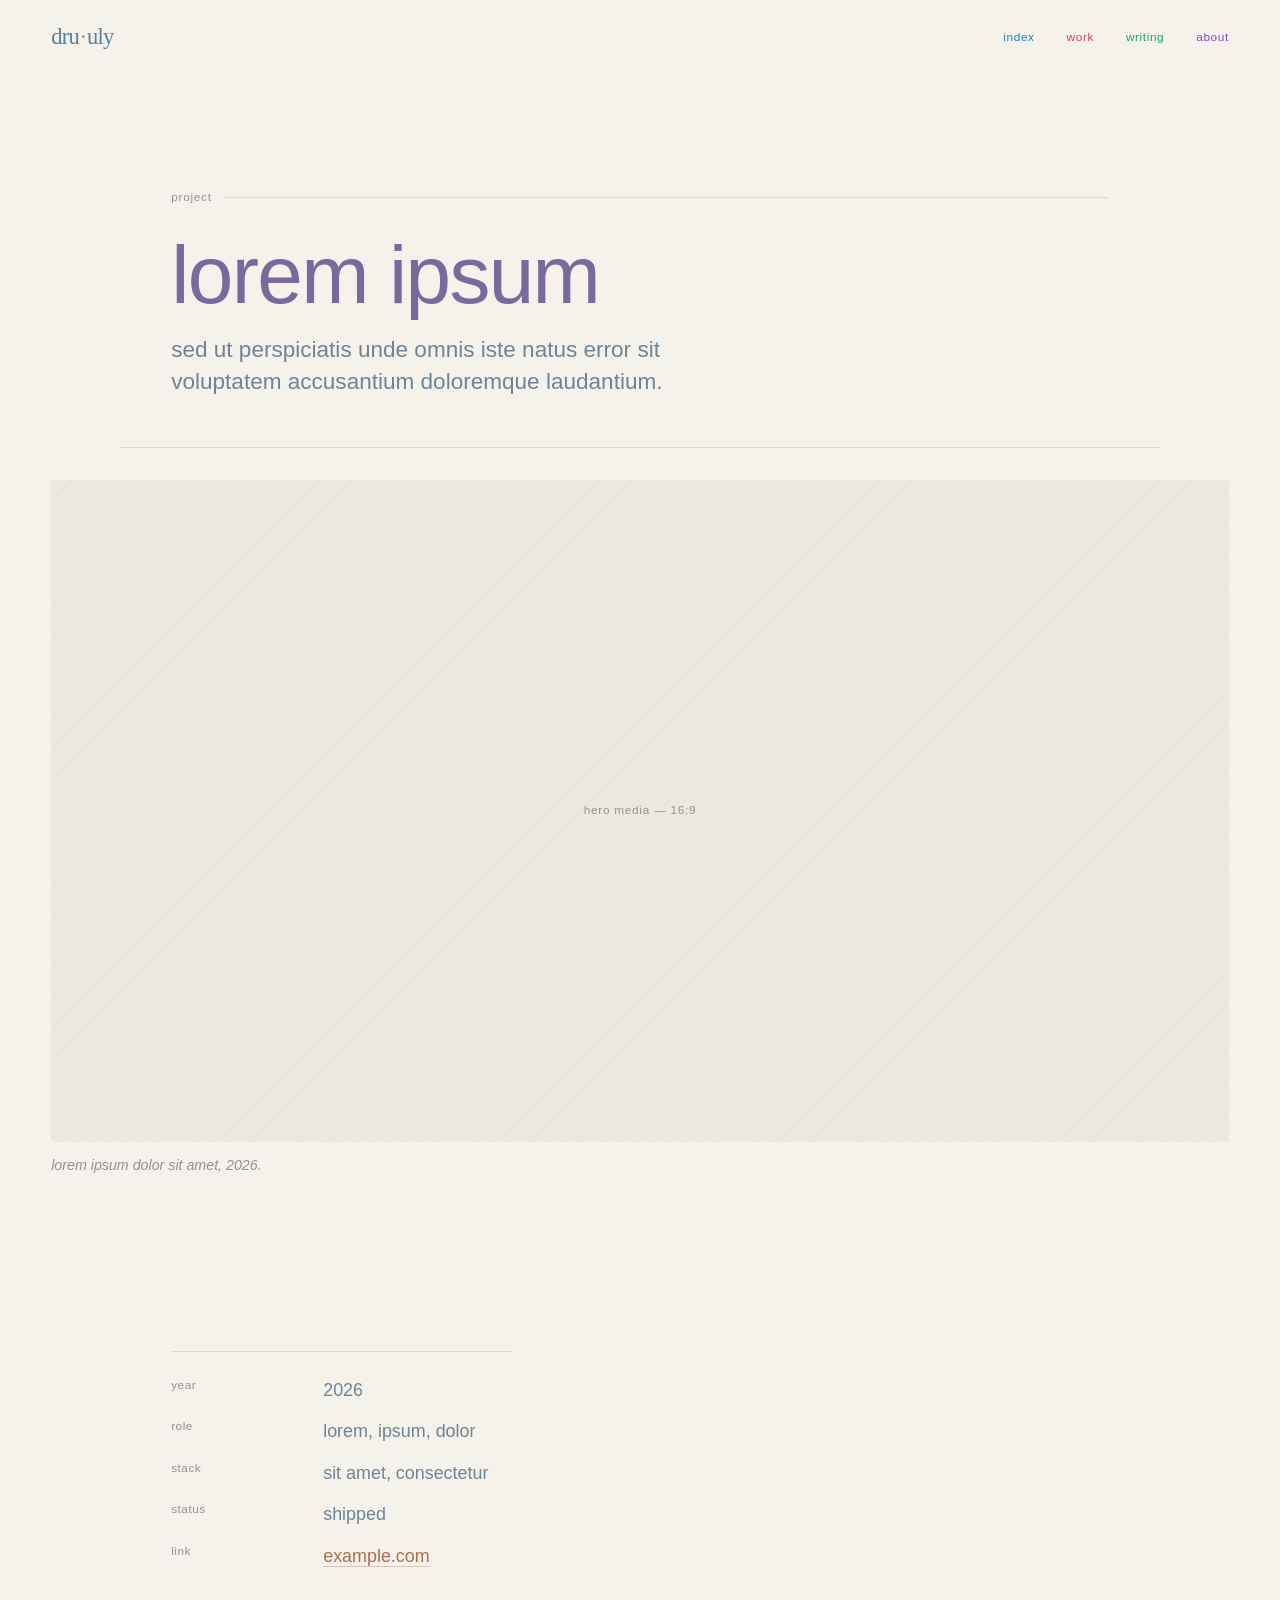
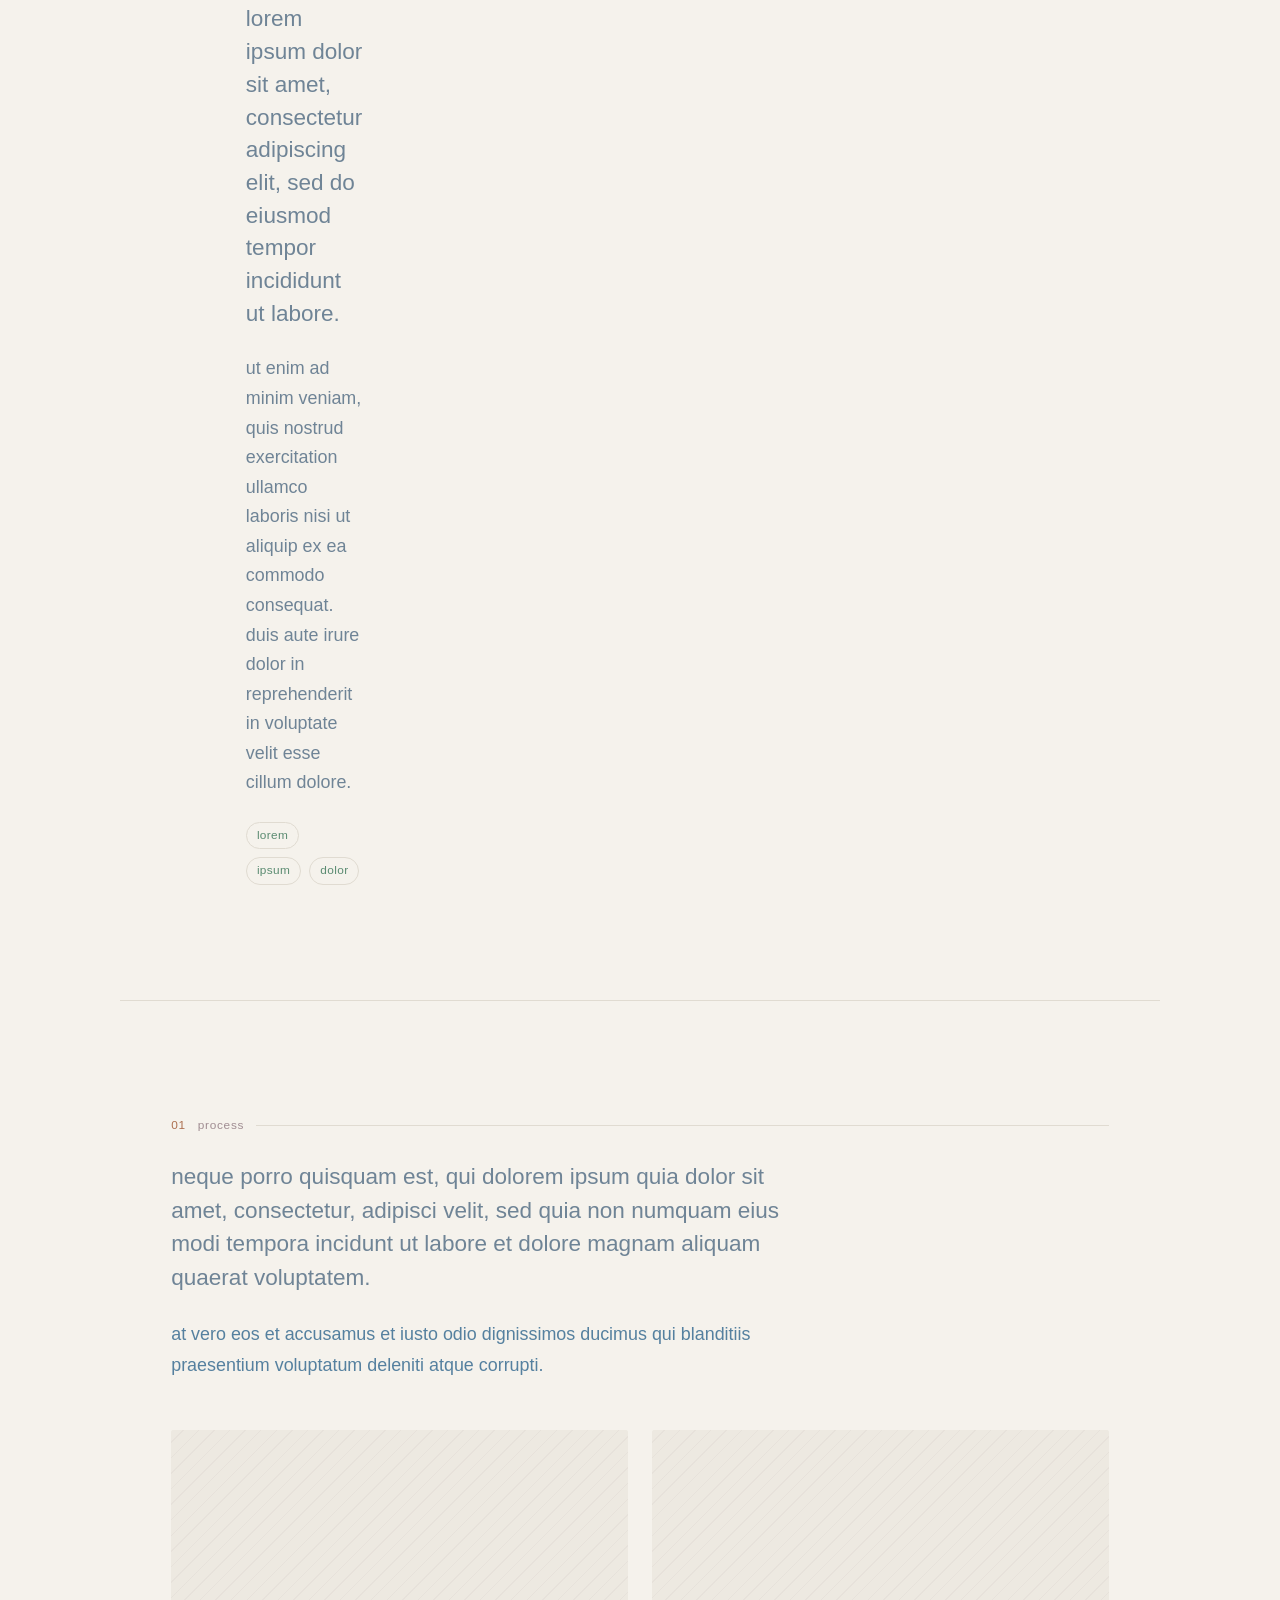
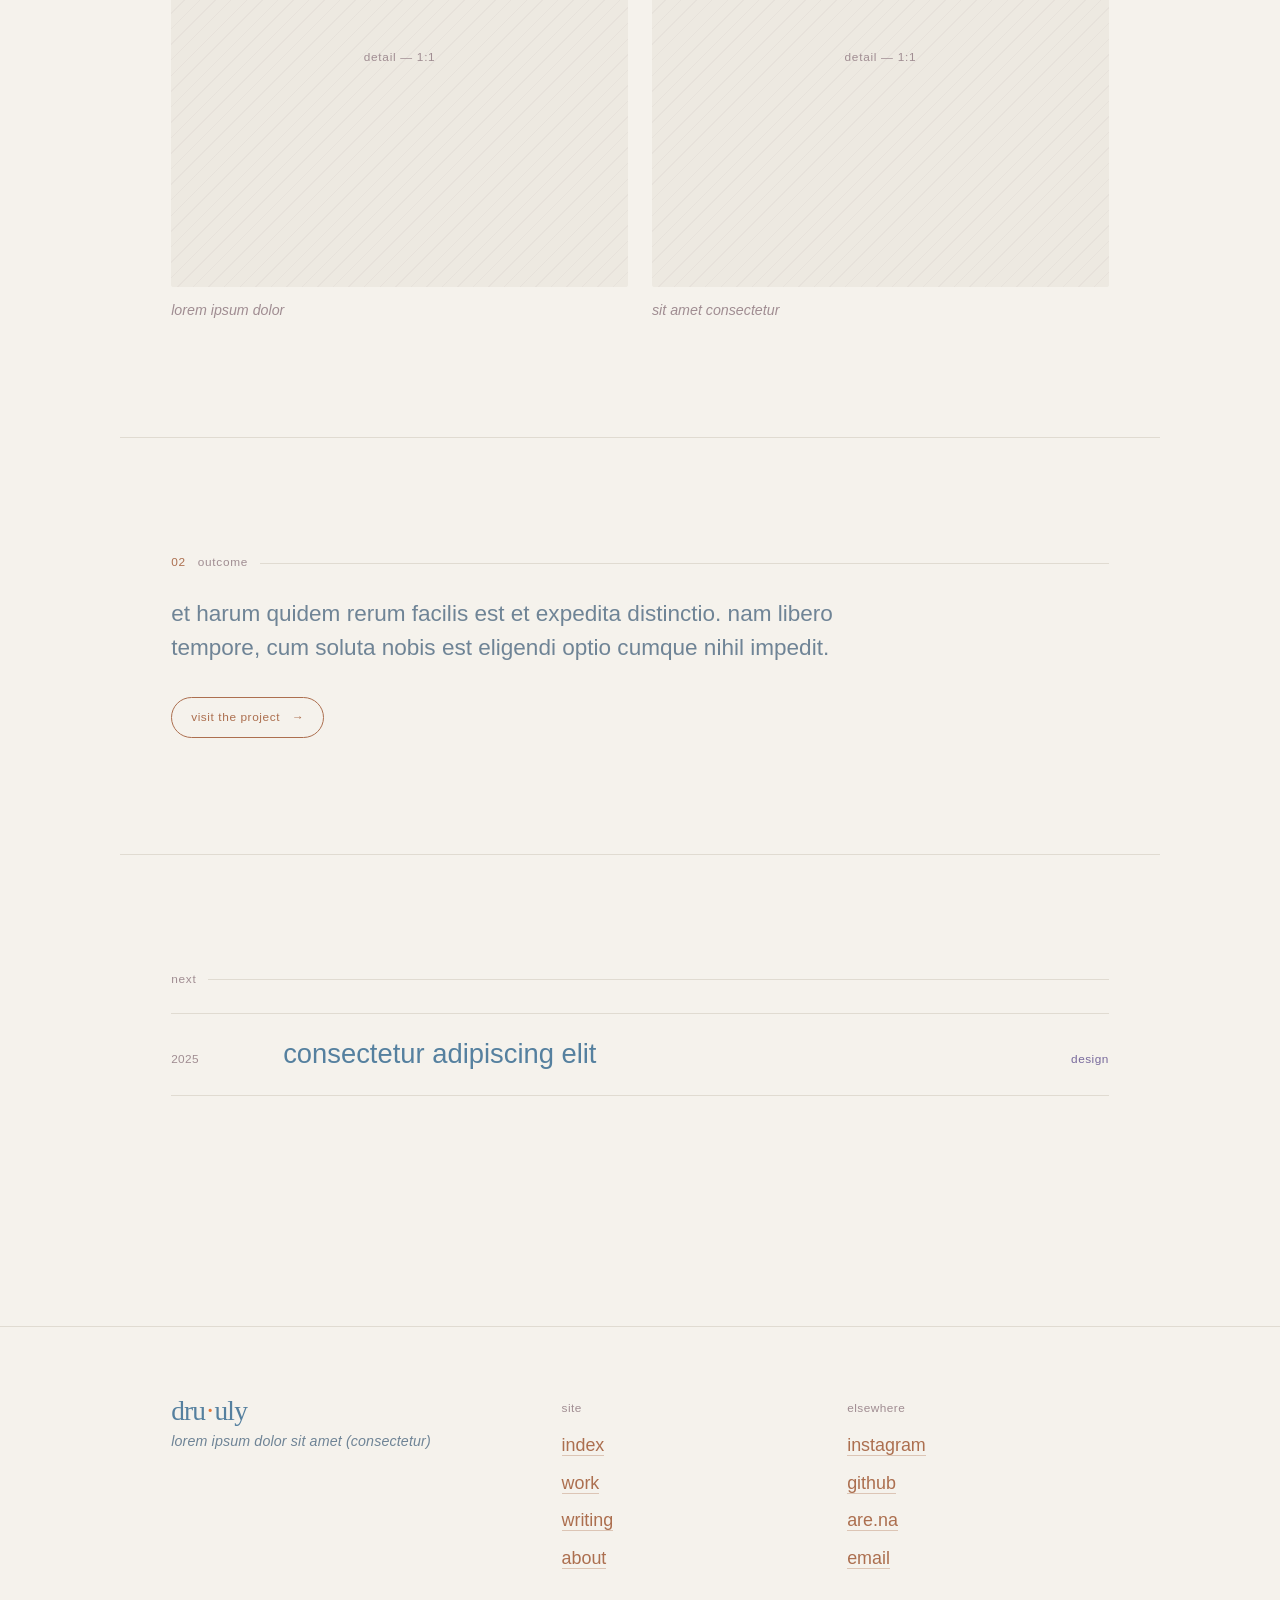
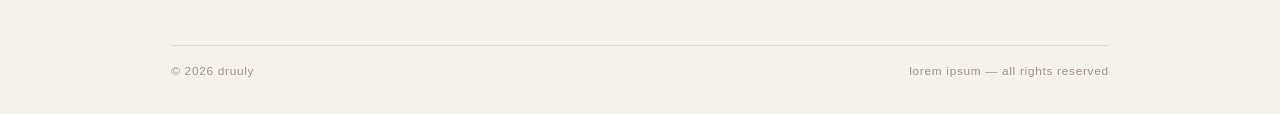
<file: projects/project-one.html>
<!DOCTYPE html>
<html lang="en" class="no-js">
<head>
  <meta charset="utf-8">
  <meta name="viewport" content="width=device-width, initial-scale=1">

  <title>Lorem ipsum — dru·uly</title>
  <meta name="description" content="Lorem ipsum dolor sit amet, consectetur adipiscing elit.">
  <meta name="theme-color" content="#f5f2ec">

  <!-- ==================================================================
       PROJECT TEMPLATE
       Duplicate, rename, swap the copy and media.
       Then add a matching card to work.html.
       ================================================================== -->

  <link rel="stylesheet" href="../assets/css/tokens.css">
  <link rel="stylesheet" href="../assets/css/base.css">
  <link rel="stylesheet" href="../assets/css/layout.css">
  <link rel="stylesheet" href="../assets/css/components.css">
  <link rel="stylesheet" href="../assets/css/pages.css">

  <script>document.documentElement.classList.replace('no-js', 'js');</script>
  <script type="module" src="../assets/js/main.js"></script>
</head>

<body>
  <a class="skip-link" href="#main">Skip to content</a>

  <header class="site-header">
    <div class="site-header__inner">
      <a class="wordmark wordmark--sm" href="../index.html" aria-label="druuly — home">
        dru<span class="wordmark__dot">·</span>uly
      </a>
      <button class="nav-toggle" type="button" aria-expanded="false" aria-controls="primary-nav">Menu</button>
      <nav class="nav" id="primary-nav" aria-label="Primary">
        <a class="nav__link" href="../index.html">Index</a>
        <a class="nav__link" href="../work.html">Work</a>
        <a class="nav__link" href="../writing.html">Writing</a>
        <a class="nav__link" href="../about.html">About</a>
      </nav>
    </div>
  </header>

  <main id="main">

    <!-- --- title ------------------------------------------------------- -->
    <section class="page-head wrap">
      <p class="eyebrow">Project</p>
      <h1 class="page-head__title">Lorem ipsum</h1>
      <p class="lede">
        Sed ut perspiciatis unde omnis iste natus error sit voluptatem
        accusantium doloremque laudantium.
      </p>
    </section>

    <!-- --- hero media -------------------------------------------------- -->
    <section class="section--tight wrap wrap--wide" style="padding-top:var(--s-6);">
      <div class="frame frame--wide" data-reveal>
        <div class="frame__placeholder">Hero media &mdash; 16:9</div>
      </div>
      <p class="caption">Lorem ipsum dolor sit amet, 2026.</p>
    </section>

    <!-- --- facts + overview -------------------------------------------- -->
    <section class="section wrap">
      <div class="grid">

        <div class="col-4">
          <dl class="deflist" data-reveal>
            <dt>Year</dt>       <dd>2026</dd>
            <dt>Role</dt>       <dd>Lorem, ipsum, dolor</dd>
            <dt>Stack</dt>      <dd>Sit amet, consectetur</dd>
            <dt>Status</dt>     <dd>Shipped</dd>
            <dt>Link</dt>       <dd><a href="#">example.com</a></dd>
          </dl>
        </div>

        <div class="col-7 offset-1" data-reveal data-reveal-delay="120">
          <p class="lede" style="max-width:none;">
            Lorem ipsum dolor sit amet, consectetur adipiscing elit, sed do
            eiusmod tempor incididunt ut labore.
          </p>
          <p style="margin-top:var(--s-5); color:var(--ink-soft);">
            Ut enim ad minim veniam, quis nostrud exercitation ullamco laboris
            nisi ut aliquip ex ea commodo consequat. Duis aute irure dolor in
            reprehenderit in voluptate velit esse cillum dolore.
          </p>
          <ul class="tags" style="margin-top:var(--s-5);">
            <li class="tag">Lorem</li>
            <li class="tag">Ipsum</li>
            <li class="tag">Dolor</li>
          </ul>
        </div>

      </div>
    </section>

    <!-- --- process ----------------------------------------------------- -->
    <section class="section section--ruled wrap">
      <p class="eyebrow"><span class="eyebrow__index">01</span> Process</p>

      <div class="prose" style="margin-inline:0;" data-reveal>
        <p>
          Neque porro quisquam est, qui dolorem ipsum quia dolor sit amet,
          consectetur, adipisci velit, sed quia non numquam eius modi tempora
          incidunt ut labore et dolore magnam aliquam quaerat voluptatem.
        </p>
        <p>
          At vero eos et accusamus et iusto odio dignissimos ducimus qui
          blanditiis praesentium voluptatum deleniti atque corrupti.
        </p>
      </div>

      <!-- Two-up detail shots. -->
      <div class="grid" style="margin-top:var(--s-7);">
        <div class="col-6" data-reveal>
          <div class="frame frame--square"><div class="frame__placeholder">Detail &mdash; 1:1</div></div>
          <p class="caption">Lorem ipsum dolor</p>
        </div>
        <div class="col-6" data-reveal data-reveal-delay="120">
          <div class="frame frame--square"><div class="frame__placeholder">Detail &mdash; 1:1</div></div>
          <p class="caption">Sit amet consectetur</p>
        </div>
      </div>
    </section>

    <!-- --- outcome ----------------------------------------------------- -->
    <section class="section section--ruled wrap">
      <p class="eyebrow"><span class="eyebrow__index">02</span> Outcome</p>

      <div class="prose" style="margin-inline:0;" data-reveal>
        <p>
          Et harum quidem rerum facilis est et expedita distinctio. Nam libero
          tempore, cum soluta nobis est eligendi optio cumque nihil impedit.
        </p>
      </div>

      <p style="margin-top:var(--s-6);">
        <a class="btn btn--accent" href="#">Visit the project <span aria-hidden="true">&rarr;</span></a>
      </p>
    </section>

    <!-- --- next -------------------------------------------------------- -->
    <section class="section section--ruled wrap">
      <p class="eyebrow">Next</p>
      <div class="index">
        <a class="index__row" href="project-one.html">
          <span class="index__date">2025</span>
          <span class="index__title">Consectetur adipiscing elit</span>
          <span class="index__kind">Design</span>
        </a>
      </div>
    </section>

  </main>

  <footer class="site-footer">
    <div class="wrap">
      <div class="site-footer__grid">
        <div>
          <p class="wordmark">dru<span class="wordmark__dot">·</span>uly</p>
          <p class="wordmark-caption">lorem ipsum dolor sit amet (consectetur)</p>
        </div>
        <nav aria-label="Footer">
          <p class="meta" style="margin-bottom:var(--s-3);">Site</p>
          <ul style="list-style:none; padding:0;">
            <li><a href="../index.html">Index</a></li>
            <li><a href="../work.html">Work</a></li>
            <li><a href="../writing.html">Writing</a></li>
            <li><a href="../about.html">About</a></li>
          </ul>
        </nav>
        <nav aria-label="Elsewhere">
          <p class="meta" style="margin-bottom:var(--s-3);">Elsewhere</p>
          <ul style="list-style:none; padding:0;">
            <li><a href="#">Instagram</a></li>
            <li><a href="#">GitHub</a></li>
            <li><a href="#">Are.na</a></li>
            <li><a href="mailto:hello@example.com">Email</a></li>
          </ul>
        </nav>
      </div>
      <div class="site-footer__baseline">
        <span>&copy; 2026 druuly</span>
        <span>Lorem ipsum &mdash; all rights reserved</span>
      </div>
    </div>
  </footer>

</body>
</html>
</file>
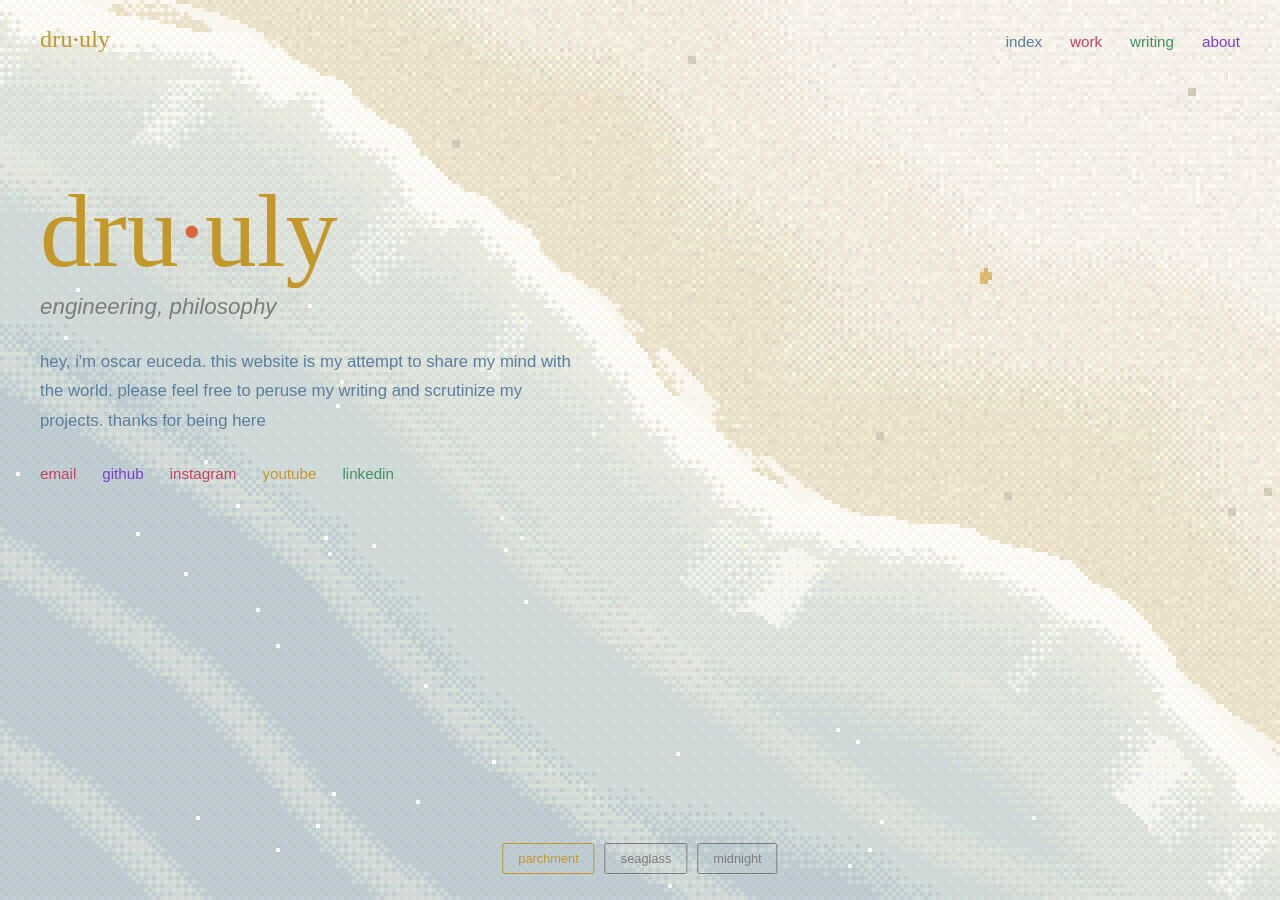
<file: assets/components/digital-beach.html>
<!DOCTYPE html>
<html lang="en">
<head>
<meta charset="utf-8">
<meta name="viewport" content="width=device-width, initial-scale=1">
<title>dru·uly — digital beach</title>
<style>
  /* ---------- the only CSS the shader itself needs ---------- */
  html, body { margin: 0; height: 100%; }

  #beach-canvas {
    position: fixed;
    inset: 0;
    width: 100%;
    height: 100%;
    z-index: -1;              /* sits behind all your content */
    pointer-events: none;     /* clicks pass straight through */
    display: block;
    /* this is what makes the low-res buffer look like chunky pixels
       instead of a blurry smear when the browser scales it up */
    image-rendering: pixelated;
    image-rendering: crisp-edges;
  }

  /* JS sets --page-bg from the active palette so the page behind the
     canvas always matches (matters for the split second before WebGL
     boots, and for any area the canvas doesn't cover) */
  body { background: var(--page-bg, #F5F1E8); }

  /* ================= demo page content — delete all of this ============= */
  body {
    font-family: ui-sans-serif, -apple-system, "Helvetica Neue", Arial, sans-serif;
    color: var(--ink, #5B7E9E);
    min-height: 100dvh;
  }
  .wrap { max-width: 1400px; margin: 0 auto; padding: 26px 40px; }

  nav { display: flex; justify-content: space-between; align-items: baseline; }
  .mark {
    font-family: Georgia, "Times New Roman", serif;
    font-size: 1.5rem; color: var(--gold, #C4972A); letter-spacing: .01em;
  }
  .links { display: flex; gap: 28px; font-size: .95rem; }
  .links a { text-decoration: none; }
  .c1 { color: var(--slate, #5B7E9E); }
  .c2 { color: var(--crimson, #C4415F); }
  .c3 { color: var(--green, #3E9161); }
  .c4 { color: var(--purple, #7B3FD4); }

  .hero { padding: 14vh 0 0; max-width: 44rem; }
  .hero h1 {
    font-family: Georgia, "Times New Roman", serif;
    font-weight: 400; font-size: clamp(3rem, 9vw, 6.5rem);
    color: var(--gold, #C4972A); margin: 0; line-height: 1;
  }
  .hero h1 span { color: var(--orange, #D9663A); }
  .hero h2 {
    font-weight: 400; font-style: italic; font-size: 1.4rem;
    color: var(--muted, #7C7C7A); margin: .5em 0 1.2em;
  }
  .hero p { font-size: 1.05rem; line-height: 1.75; margin: 0 0 1.8em; max-width: 34rem; }
  .social { display: flex; gap: 26px; font-size: .95rem; }
  .social a { text-decoration: none; }

  .pal {
    position: fixed; left: 50%; bottom: 26px; transform: translateX(-50%);
    display: flex; gap: 10px; font-size: .8rem; z-index: 2;
  }
  .pal button {
    font: inherit; cursor: pointer; padding: 7px 15px;
    border: 1px solid currentColor; background: transparent;
    color: var(--muted, #7C7C7A); border-radius: 2px;
  }
  .pal button[aria-pressed="true"] { color: var(--gold, #C4972A); }
  /* ===================================================================== */
</style>
</head>
<body>

<canvas id="beach-canvas" aria-hidden="true"></canvas>

<!-- demo content, delete -->
<div class="wrap">
  <nav>
    <div class="mark">dru<span style="color:var(--orange)">·</span>uly</div>
    <div class="links">
      <a class="c1" href="#">index</a>
      <a class="c2" href="#">work</a>
      <a class="c3" href="#">writing</a>
      <a class="c4" href="#">about</a>
    </div>
  </nav>
  <div class="hero">
    <h1>dru<span>·</span>uly</h1>
    <h2>engineering, philosophy</h2>
    <p>hey, i'm oscar euceda. this website is my attempt to share my mind with the world. please feel free to peruse my writing and scrutinize my projects. thanks for being here</p>
    <div class="social">
      <a class="c2" href="#">email</a>
      <a class="c4" href="#">github</a>
      <a class="c2" href="#">instagram</a>
      <a href="#" style="color:var(--gold)">youtube</a>
      <a class="c3" href="#">linkedin</a>
    </div>
  </div>
</div>
<div class="pal">
  <button data-pal="parchment" aria-pressed="true">parchment</button>
  <button data-pal="seaglass"  aria-pressed="false">seaglass</button>
  <button data-pal="midnight"  aria-pressed="false">midnight</button>
</div>

<script>
/* ============================================================================
   DIGITAL BEACH — vanilla WebGL fragment shader, no dependencies.
   Palette drawn from the dru·uly site.

   HOW TO USE ON YOUR SITE
   1. copy the <canvas id="beach-canvas"> tag into your <body>
   2. copy the #beach-canvas CSS rule
   3. copy this whole <script> block
   Everything is namespaced inside one IIFE.

   Pick a palette with CONFIG.palette below, or live-switch from the console:
       digitalBeach.setPalette('midnight')
   ========================================================================== */
(function () {
  'use strict';

  /* ------------------------------------------------------------------ */
  /*  PALETTES                                                           */
  /* ------------------------------------------------------------------ */
  const PALETTES = {

    /* THE SAFE ONE. Dry sand IS your page background, so the beach dissolves
       into the page in the top-right and never announces itself. Everything
       sits within a narrow tonal band of the cream, so your existing slate
       body text keeps roughly the contrast it has today, even over water.
       The gold and orange survive only as tiny shells and pebbles.        */
    parchment: {
      pageBg:  '#F5F1E8',

      deep:    '#B9C7CE',   // far water
      mid:     '#CBD6D6',
      shallow: '#DAE1DA',
      shine:   '#E6E9DE',   // water skimming bright sand
      foam:    '#FDFCF7',

      sandA:   '#EAE0C8',   // sand right at the water
      sandB:   '#F1EADB',
      sandC:   '#F5F1E8',   // dry sand = your page background exactly

      pebble:  '#CFC6B4',
      shell:   '#D8B45E',   // your gold, softened
      accent:  '#E0906A',   // the wordmark's orange dot, softened

      // pull the scene toward pageBg. 0 = full strength, 1 = invisible.
      wash:    0.10,
      levels:  32,          // palette steps per channel
      glitter: 0.9990,      // sparkle threshold (higher = rarer)

      ui: { ink:'#5B7E9E', gold:'#C4972A', orange:'#D9663A', crimson:'#C4415F',
            green:'#3E9161', purple:'#7B3FD4', slate:'#5B7E9E', muted:'#7C7C7A' }
    },

    /* THE BOLD ONE. Same palette family, full strength: water runs from your
       body-text slate down to a deep muted navy. Gorgeous, but the water is
       mid-tone, so only use it if your text sits in a card or you darken it
       (this preset's UI ink is already darkened to suit).                  */
    seaglass: {
      pageBg:  '#F5F1E8',

      deep:    '#33455C',
      mid:     '#5B7E9E',   // your body-text slate, as the sea
      shallow: '#8FAFB2',
      shine:   '#BCCFC9',
      foam:    '#FBF8F1',

      sandA:   '#E4D9BE',
      sandB:   '#EFE8D6',
      sandC:   '#F5F1E8',

      pebble:  '#A8A093',
      shell:   '#C4972A',   // your gold
      accent:  '#D9663A',   // the orange dot

      wash:    0.18,
      levels:  26,
      glitter: 0.9988,

      ui: { ink:'#243244', gold:'#B0841B', orange:'#C4562B', crimson:'#A82F4B',
            green:'#2E7A4C', purple:'#632FB0', slate:'#243244', muted:'#5C6470' }
    },

    /* Same beach at 2am. Cold water, gray-violet sand, moonlit whitewater,
       and your gold surviving as the odd warm ember in the shells.         */
    midnight: {
      pageBg:  '#0B0F1A',

      deep:    '#080C16',
      mid:     '#12203A',
      shallow: '#1E4B60',
      shine:   '#35818A',
      foam:    '#CBDCE2',

      sandA:   '#1C1C26',
      sandB:   '#2A2833',
      sandC:   '#37333F',

      pebble:  '#4B4655',
      shell:   '#6E6478',
      accent:  '#C4972A',   // your gold, as embers on the sand

      wash:    0.06,
      levels:  30,
      glitter: 0.9972,      // more sparkle — moonlight on the water

      ui: { ink:'#8FA6BE', gold:'#C4972A', orange:'#D9663A', crimson:'#D0637F',
            green:'#5FB183', purple:'#9B6BE8', slate:'#8FA6BE', muted:'#6E7180' }
    }
  };

  const CONFIG = {
    // which palette above to start on
    palette: 'parchment',

    // Size of one "16-bit pixel" in CSS pixels. Bigger = chunkier.
    pixelSize: 4,

    // Bounds on the internal buffer width: cap keeps big monitors cheap,
    // floor keeps phones from getting so blocky the scene stops reading.
    maxInternalWidth: 520,
    minInternalWidth: 170,

    // Global animation speed. 1 = as tuned, 0.5 = dreamy, 2 = choppy sea.
    speed: 1.0,

    // Freeze on a still frame if the OS asks for reduced motion.
    respectReducedMotion: true
  };

  const canvas = document.getElementById('beach-canvas');
  if (!canvas) return;

  function hex(h) {
    const n = parseInt(h.slice(1), 16);
    return [(n >> 16 & 255) / 255, (n >> 8 & 255) / 255, (n & 255) / 255];
  }

  const gl = canvas.getContext('webgl', {
    antialias: false, depth: false, stencil: false, powerPreference: 'low-power'
  }) || canvas.getContext('experimental-webgl');

  // Graceful fallback: no WebGL, paint a flat gradient from the palette.
  if (!gl) {
    const p = PALETTES[CONFIG.palette];
    document.documentElement.style.setProperty('--page-bg', p.pageBg);
    canvas.style.background =
      `linear-gradient(38deg, ${p.deep} 0%, ${p.mid} 20%, ${p.shallow} 31%,
       ${p.foam} 37%, ${p.sandA} 43%, ${p.sandC} 100%)`;
    return;
  }

  /* ------------------------------------------------------------------ */
  /*  VERTEX SHADER — one fullscreen triangle                            */
  /* ------------------------------------------------------------------ */
  const VERT = `
    attribute vec2 aPos;
    void main() { gl_Position = vec4(aPos, 0.0, 1.0); }
  `;

  /* ------------------------------------------------------------------ */
  /*  FRAGMENT SHADER — the actual beach                                 */
  /* ------------------------------------------------------------------ */
  const FRAG = `
precision highp float;

uniform vec2  uRes;    // internal buffer size, in shader-pixels
uniform float uTime;   // seconds

/* palette, fed from the PALETTES table in JS */
uniform vec3  C_DEEP, C_MID, C_SHALLOW, C_SHINE, C_FOAM;
uniform vec3  C_SAND_A, C_SAND_B, C_SAND_C;
uniform vec3  C_PEBBLE, C_SHELL, C_ACCENT;
uniform vec3  uWashCol;   // colour the scene fades toward (the page bg)
uniform float uWash;      // how far it fades, 0..1
uniform float uLevels;    // palette steps per channel
uniform float uGlitter;   // sparkle threshold

/* Where the resting waterline sits. 0 = bottom-left corner, 1 = top-right.
   Lower it for more sand, raise it for more ocean. */
const float SHORE = 0.41;

/* Direction the waves travel: out of the bottom-left corner, up and right.
   Change this vector to swing the whole coastline around. */
const vec2  SHORE_DIR = vec2(0.545, 0.838);

/* ---------- hash / noise helpers ---------- */
float hash21(vec2 p) {
  p = fract(p * vec2(123.34, 456.21));
  p += dot(p, p + 45.32);
  return fract(p.x * p.y);
}

/* better-distributed hash, used anywhere a grid artefact would show */
float hash12(vec2 p) {
  vec3 p3 = fract(vec3(p.xyx) * 0.1031);
  p3 += dot(p3, p3.yzx + 33.33);
  return fract((p3.x + p3.y) * p3.z);
}

float vnoise(vec2 p) {
  vec2 i = floor(p), f = fract(p);
  f = f * f * (3.0 - 2.0 * f);
  float a = hash21(i);
  float b = hash21(i + vec2(1.0, 0.0));
  float c = hash21(i + vec2(0.0, 1.0));
  float d = hash21(i + vec2(1.0, 1.0));
  return mix(mix(a, b, f.x), mix(c, d, f.x), f.y);
}

/* ---------- ordered (Bayer) dithering ----------
   The console trick: instead of a smooth gradient, flip between two palette
   colours on a fixed pixel lattice. Reads as texture, not as a blur. */
float bayer2(vec2 a) { a = floor(a); return fract(a.x * 0.5 + a.y * a.y * 0.75); }
float bayer4(vec2 a) { return bayer2(0.5 * a) * 0.25 + bayer2(a); }
float bayer8(vec2 a) { return bayer4(0.5 * a) * 0.25 + bayer2(a); }

/* ---------- one wave's run-up cycle ----------
   ph 0.00 -> 0.13 : the rush, water sprints up the sand
   ph 0.18 -> 1.00 : the drain, long lazy retreat
   reach = where the water edge is right now
   peak  = the furthest it got this cycle (the foam it left behind)
   fade  = how much of that leftover foam is still visible              */
void waveCycle(float t, float period, float offs,
               out float reach, out float peak, out float fade) {
  float ph   = fract(t / period + offs);
  float rush = smoothstep(0.0, 0.13, ph);
  float back = 1.0 - smoothstep(0.18, 1.0, ph);
  reach = pow(clamp(rush * back, 0.0, 1.0), 0.75);

  float pph = min(ph, 0.155);
  peak = pow(clamp(smoothstep(0.0, 0.13, pph) *
                   (1.0 - smoothstep(0.18, 1.0, pph)), 0.0, 1.0), 0.75);
  fade = 1.0 - smoothstep(0.16, 0.80, ph);
}

void main() {
  vec2  fc     = gl_FragCoord.xy;         // integer shader-pixel coords
  float aspect = uRes.x / uRes.y;

  // world space: y in [0,1], x stretched by aspect, so the coastline angle
  // holds its shape on any screen
  vec2 P = fc / uRes.y;

  vec2  dir  = normalize(SHORE_DIR);
  vec2  perp = vec2(-dir.y, dir.x);

  float sMax = dir.x * aspect + dir.y;
  float s    = dot(P, dir) / sMax;        // 0..1 "up the beach"
  float u    = dot(P, perp);              // sideways along the shoreline

  float t = uTime;

  /* ---------------- the waterline ---------------- */

  // wobble, so the coast isn't a ruler-straight diagonal
  float wob = 0.020 * sin(u * 5.3 + 0.7)
            + 0.011 * sin(u * 11.7 - 1.9)
            + 0.014 * vnoise(vec2(u * 2.2, t * 0.06));

  float swell = 0.011 * sin(t * 0.55 + u * 3.1);   // slow breathing
  float base  = SHORE + wob + swell;

  // three overlapping wave sets, coprime-ish periods so the pattern takes
  // a long time to visibly repeat
  float r1, p1, f1, r2, p2, f2, r3, p3, f3;
  waveCycle(t, 11.0, 0.00, r1, p1, f1);
  waveCycle(t,  7.3, 0.41, r2, p2, f2);
  waveCycle(t,  4.7, 0.73, r3, p3, f3);

  const float A1 = 0.150, A2 = 0.096, A3 = 0.058;

  // per-wave edge jitter, so each tongue of water has its own shape
  float j1 = 0.016 * sin(u *  7.9 + 1.3);
  float j2 = 0.013 * sin(u * 13.1 - 0.6);
  float j3 = 0.010 * sin(u * 17.7 + 2.4);

  float e1 = base + A1 * r1 + j1 * r1;
  float e2 = base + A2 * r2 + j2 * r2;
  float e3 = base + A3 * r3 + j3 * r3;
  float wEdge = max(max(e1, e2), e3);     // furthest-reaching wave wins

  // ragged pixel edge instead of a clean analytic line
  wEdge += (vnoise(vec2(u * 34.0, t * 0.9)) - 0.5) * 0.010;

  float depth = wEdge - s;                // > 0 means we're in the water

  /* ---------------- SAND ---------------- */

  float up = max(s - wEdge, 0.0);         // how far up the beach from water

  float lvl = clamp(up * 2.9, 0.0, 1.0);
  lvl += vnoise(P * 7.0) * 0.16 - 0.08;   // broad patchiness
  lvl += (bayer8(fc) - 0.5) * 0.14;       // dithered band borders

  vec3 col = (lvl < 0.30) ? C_SAND_A : (lvl < 0.62) ? C_SAND_B : C_SAND_C;

  // per-pixel grain
  float grain = hash12(fc + 11.0);
  if (grain > 0.90)      col *= 1.035;
  else if (grain < 0.10) col *= 0.965;

  // scattered shells & pebbles on a jittered grid
  vec2  cell = floor(P * 24.0);
  float ch   = hash12(cell * 1.73 + 5.0);
  if (ch > 0.950) {
    vec2  cp = fract(P * 24.0);
    vec2  co = vec2(hash12(cell + 3.1), hash12(cell + 7.7));
    float dd = length(cp - co);
    float rad = (ch > 0.984) ? 0.18 : 0.13;
    if (dd < rad) {
      col = (ch > 0.9955) ? C_ACCENT        // rare: the orange dot
          : (ch > 0.984)  ? C_SHELL         // uncommon: gold shells
                          : C_PEBBLE;       // common: pebbles
    }
  }

  // leftover foam lace on wet sand, from waves that already pulled back
  float trail = max(max(step(s, base + A1 * p1) * f1,
                        step(s, base + A2 * p2) * f2),
                        step(s, base + A3 * p3) * f3);
  float lace = vnoise(vec2(u * 26.0, s * 90.0 - t * 0.4));
  if (trail > 0.05 && s > wEdge &&
      lace + trail * 0.62 > 0.96 + (bayer4(fc) - 0.5) * 0.30) {
    col = mix(col, C_FOAM, 0.85);
  }

  /* ---------------- WATER ---------------- */

  if (depth > 0.0) {
    float wd = clamp(depth / 0.36, 0.0, 1.0);
    wd += (bayer4(fc) - 0.47) * 0.10;     // dither the depth bands

    col = (wd > 0.70) ? C_DEEP
        : (wd > 0.40) ? C_MID
        : (wd > 0.15) ? C_SHALLOW
                      : C_SHINE;

    // swell lines rolling in across the open water
    float ripple = sin(s * 54.0 - t * 1.45
                       + vnoise(vec2(u * 2.6, t * 0.14)) * 3.4);
    if (depth > 0.10 && ripple > 0.80 + (bayer4(fc) - 0.5) * 0.5) {
      col = mix(col, C_SHINE, 0.45);
    }

    // sun / moon glitter: single pixels blinking on the surface
    float g = hash12(floor(fc) + vec2(floor(t * 6.0) * 17.31,
                                      floor(t * 6.0) *  9.73));
    if (depth > 0.13 && g > uGlitter) col = C_FOAM;

    // whitewater along the leading edge, thicker while a wave is rushing
    float rushAmt = max(max(r1, r2), r3);
    float foamW   = 0.012 + 0.030 * rushAmt;
    float fEdge   = depth / foamW;        // 0 at the very tip of the water
    if (fEdge < 1.0) {
      float n = vnoise(vec2(u * 30.0, t * 1.1));
      if (1.0 - fEdge > 0.16 + n * 0.42 + (bayer4(fc) - 0.5) * 0.34) col = C_FOAM;
    }

    // a second, softer foam line just behind the crest
    if (fEdge > 0.9 && fEdge < 2.2) {
      float n2 = vnoise(vec2(u * 22.0 + 9.0, t * 0.8));
      if (n2 > 0.70 + (bayer4(fc) - 0.5) * 0.4) col = mix(col, C_FOAM, 0.7);
    }
  }

  /* ---------------- wash + palette crunch ----------------
     Fade toward the page background so foreground text stays readable,
     THEN quantise, so the result still lives on a small hard palette
     rather than turning into a smooth gradient. */
  col = mix(col, uWashCol, uWash);
  col = floor(col * uLevels + bayer8(fc + 3.0)) / uLevels;

  gl_FragColor = vec4(clamp(col, 0.0, 1.0), 1.0);
}
  `;

  /* ------------------------------------------------------------------ */
  /*  compile, link, draw                                                */
  /* ------------------------------------------------------------------ */
  function compile(type, src) {
    const sh = gl.createShader(type);
    gl.shaderSource(sh, src);
    gl.compileShader(sh);
    if (!gl.getShaderParameter(sh, gl.COMPILE_STATUS)) {
      console.error('beach shader:', gl.getShaderInfoLog(sh));
      return null;
    }
    return sh;
  }

  const vs = compile(gl.VERTEX_SHADER, VERT);
  const fs = compile(gl.FRAGMENT_SHADER, FRAG);
  if (!vs || !fs) return;

  const prog = gl.createProgram();
  gl.attachShader(prog, vs);
  gl.attachShader(prog, fs);
  gl.linkProgram(prog);
  if (!gl.getProgramParameter(prog, gl.LINK_STATUS)) {
    console.error('beach shader link:', gl.getProgramInfoLog(prog));
    return;
  }
  gl.useProgram(prog);

  const buf = gl.createBuffer();
  gl.bindBuffer(gl.ARRAY_BUFFER, buf);
  gl.bufferData(gl.ARRAY_BUFFER, new Float32Array([-1, -1, 3, -1, -1, 3]), gl.STATIC_DRAW);
  const aPos = gl.getAttribLocation(prog, 'aPos');
  gl.enableVertexAttribArray(aPos);
  gl.vertexAttribPointer(aPos, 2, gl.FLOAT, false, 0, 0);

  const U = {};
  ['uRes','uTime','C_DEEP','C_MID','C_SHALLOW','C_SHINE','C_FOAM',
   'C_SAND_A','C_SAND_B','C_SAND_C','C_PEBBLE','C_SHELL','C_ACCENT',
   'uWashCol','uWash','uLevels','uGlitter'
  ].forEach(function (n) { U[n] = gl.getUniformLocation(prog, n); });

  function applyPalette(name) {
    const p = PALETTES[name] || PALETTES.parchment;
    CONFIG.palette = name;

    gl.uniform3fv(U.C_DEEP,    hex(p.deep));
    gl.uniform3fv(U.C_MID,     hex(p.mid));
    gl.uniform3fv(U.C_SHALLOW, hex(p.shallow));
    gl.uniform3fv(U.C_SHINE,   hex(p.shine));
    gl.uniform3fv(U.C_FOAM,    hex(p.foam));
    gl.uniform3fv(U.C_SAND_A,  hex(p.sandA));
    gl.uniform3fv(U.C_SAND_B,  hex(p.sandB));
    gl.uniform3fv(U.C_SAND_C,  hex(p.sandC));
    gl.uniform3fv(U.C_PEBBLE,  hex(p.pebble));
    gl.uniform3fv(U.C_SHELL,   hex(p.shell));
    gl.uniform3fv(U.C_ACCENT,  hex(p.accent));
    gl.uniform3fv(U.uWashCol,  hex(p.pageBg));
    gl.uniform1f(U.uWash,    p.wash);
    gl.uniform1f(U.uLevels,  p.levels);
    gl.uniform1f(U.uGlitter, p.glitter);

    // keep the page (and the demo chrome) in step with the palette
    const root = document.documentElement.style;
    root.setProperty('--page-bg', p.pageBg);
    if (p.ui) Object.keys(p.ui).forEach(k => root.setProperty('--' + k, p.ui[k]));
  }

  function resize() {
    const cssW = canvas.clientWidth  || window.innerWidth;
    const cssH = canvas.clientHeight || window.innerHeight;

    let w = Math.round(cssW / CONFIG.pixelSize);
    w = Math.min(CONFIG.maxInternalWidth, Math.max(CONFIG.minInternalWidth, w));
    const h = Math.max(64, Math.round(w * cssH / cssW));

    if (canvas.width !== w || canvas.height !== h) {
      canvas.width = w; canvas.height = h;
      gl.viewport(0, 0, w, h);
      gl.uniform2f(U.uRes, w, h);
    }
  }

  const reduced = CONFIG.respectReducedMotion &&
    window.matchMedia('(prefers-reduced-motion: reduce)').matches;

  let clock = 0, last = performance.now(), running = true, raf = 0;

  function frame(now) {
    raf = requestAnimationFrame(frame);
    const dt = Math.min((now - last) / 1000, 0.1);   // clamp after tab switches
    last = now;
    if (!reduced) clock += dt * CONFIG.speed;
    resize();
    gl.uniform1f(U.uTime, clock);
    gl.drawArrays(gl.TRIANGLES, 0, 3);
    if (reduced) cancelAnimationFrame(raf);          // one still frame only
  }

  document.addEventListener('visibilitychange', function () {
    if (document.hidden) {
      if (running) { cancelAnimationFrame(raf); running = false; }
    } else if (!running) {
      running = true; last = performance.now(); raf = requestAnimationFrame(frame);
    }
  });
  window.addEventListener('resize', resize, { passive: true });

  applyPalette(CONFIG.palette);
  resize();
  raf = requestAnimationFrame(frame);

  window.digitalBeach = {
    config: CONFIG,
    palettes: PALETTES,
    setPalette: function (n) { applyPalette(n); gl.drawArrays(gl.TRIANGLES, 0, 3); },
    setTime: function (t) { clock = t; },
    canvas: canvas
  };
})();

/* ---- demo-only palette switcher, delete with the rest of the demo ---- */
document.querySelectorAll('.pal button').forEach(function (b) {
  b.addEventListener('click', function () {
    window.digitalBeach.setPalette(b.dataset.pal);
    document.querySelectorAll('.pal button').forEach(function (o) {
      o.setAttribute('aria-pressed', String(o === b));
    });
  });
});
</script>
</body>
</html>
</file>
<file: assets/css/tokens.css>
/* ==========================================================================
   tokens.css — every value the site is allowed to use.
   Change a variable here and it changes everywhere. Nothing else hardcodes
   a color, a font, or a spacing step.

   Palette is keyed to the Blond album art: a bleached off-white ground with
   soft pastels doing all the coloring. Nothing saturated, nothing loud.
   ========================================================================== */

:root {
  /* --- color ------------------------------------------------------------ */
  /* One off-white ground. Everything written on it is a pastel — no black
     anywhere on the site. */
  --paper:      #f5f2ec; /* page background — bleached off-white */
  --paper-sunk: #ede9e1; /* recessed panels, image placeholders */
  --rule:       #e0dbd1; /* hairlines and borders */

  /* --- the pastels -------------------------------------------------------
     Three depths of the same hues.
     *-pale  → fills, rules, washes. Never set type in these.
     (unsuffixed) → the type colors. Dusty rather than candy, because a pale
     pastel on a pale ground is unreadable; these still land ~4.5:1 on paper.
     *-vivid → a brighter, more saturated pop of the same hue. Used sparingly,
     where a handful of links need to read as visibly distinct colors rather
     than one dusty voice repeated. */
  --blue:   #55809f;   --blue-pale:   #a9c4d8;   --blue-vivid:   #1f83c4;
  --pink:   #ab6a79;   --pink-pale:   #e8b4bd;   --pink-vivid:   #d43d68;
  --mint:   #5a8b71;   --mint-pale:   #a9ccb8;   --mint-vivid:   #1fa25e;
  --lilac:  #786a9c;   --lilac-pale:  #bdb2d4;   --lilac-vivid:  #8347d6;
  --butter: #8f7538;   --butter-pale: #e6cf9a;   --butter-vivid: #c99417;
  --peach:  #ac6f4f;   --peach-pale:  #e9bda0;   --peach-vivid:  #e0642f;
  --teal:   #3f8f82;   --teal-pale:   #a6d3cb;   --teal-vivid:   #0f9686;

  /* Orange lives outside the pastel set — it's the one hot color, reserved
     for the interpunct in the wordmark. */
  --orange: #e2793c;

  /* *-bright → a step past *-vivid: fully saturated, used only where a
     link needs to punch through a translucent tinted glass card rather
     than sit on flat paper. */
  --blue-bright:   #2ba3ff;
  --pink-bright:   #ff3d73;
  --lilac-bright:  #9c4dff;
  --butter-bright: #ffb300;
  --teal-bright:   #00d1b2;

  /* --- type roles --------------------------------------------------------
     Each kind of text gets its own pastel, so the page reads as several
     voices rather than one. Change the role, not the component. */
  --ink:      var(--blue);    /* body prose — the default voice */
  --ink-soft: #6f8496;        /* secondary prose, a step back from --ink */
  --muted:    #a08d92;        /* captions, dates, metadata — dusty rose */
  --heading:  var(--lilac);   /* h1–h4 */
  --label:    var(--mint);    /* eyebrows, tags, nav, buttons */

  /* Accent is the site's one recurring pointer color. */
  --accent:     var(--peach);
  --accent-dim: #955c3f;

  /* Overlays, kept as rgba so they work over media as well as paper. */
  --scrim:      rgba(46, 43, 40, 0.5);
  --tint:       rgba(46, 43, 40, 0.04);

  /* --- type ------------------------------------------------------------- */
  /* ONE typeface for the whole site. The hero is the only exception, and it
     opts in explicitly via --font-display. */
  --font: "Helvetica Neue", Inter, -apple-system, BlinkMacSystemFont,
          "Segoe UI", Arial, sans-serif;

  /* Hero wordmark only. Nothing else may use this. */
  --font-display: "Iowan Old Style", "Palatino Linotype", Palatino,
                  "Book Antiqua", Georgia, serif;

  /* Legacy aliases — old rules point here until they're migrated. All three
     resolve to the same face so the site reads as one voice. */
  --font-serif: var(--font);
  --font-sans:  var(--font);
  --font-mono:  var(--font);

  /* Fluid type scale. Each step grows with the viewport between 380px–1400px. */
  --t-xs:   clamp(0.68rem, 0.66rem + 0.10vw, 0.75rem);
  --t-sm:   clamp(0.80rem, 0.77rem + 0.15vw, 0.90rem);
  --t-body: clamp(1.00rem, 0.96rem + 0.20vw, 1.13rem);
  --t-lead: clamp(1.15rem, 1.05rem + 0.45vw, 1.45rem);
  --t-h3:   clamp(1.30rem, 1.15rem + 0.70vw, 1.85rem);
  --t-h2:   clamp(1.75rem, 1.40rem + 1.60vw, 3.00rem);
  --t-h1:   clamp(2.60rem, 1.60rem + 4.40vw, 6.50rem);
  --t-mega: clamp(3.40rem, 1.20rem + 10.0vw, 13.0rem); /* hero wordmark only */

  /* --- spacing ---------------------------------------------------------- */
  --s-1:  0.25rem;
  --s-2:  0.5rem;
  --s-3:  0.75rem;
  --s-4:  1rem;
  --s-5:  1.5rem;
  --s-6:  2rem;
  --s-7:  3rem;
  --s-8:  4.5rem;
  --s-9:  7rem;
  --s-10: 10rem;

  /* Vertical rhythm between page sections, shrinks on small screens. */
  --section-gap: clamp(4.5rem, 9vw, 10rem);

  /* --- layout ----------------------------------------------------------- */
  --measure:   68ch;   /* max line length for reading */
  --width-wide: 1400px; /* full-bleed-ish container */
  --width-mid:  1040px; /* default content container */
  --gutter:    clamp(1.25rem, 4vw, 3.5rem);
  --header-h:  clamp(56px, 8vw, 76px);

  /* --- motion ----------------------------------------------------------- */
  /* Slow, weighted easing. Nothing on this site should snap. */
  --ease:      cubic-bezier(0.22, 0.61, 0.36, 1);
  --ease-out:  cubic-bezier(0.16, 1, 0.3, 1);
  --dur-fast:  180ms;
  --dur:       420ms;
  --dur-slow:  900ms;

  /* --- misc ------------------------------------------------------------- */
  --radius: 2px;  /* almost square — the aesthetic is print, not app */
  --radius-pill: 999px;

  /* Opt out of OS dark-mode theming for built-in UI. */
  color-scheme: light;
}

/* --------------------------------------------------------------------------
   No dark mode. The off-white ground IS the design — a dark inversion of it
   is a different site. `color-scheme: light` (set in :root above) also keeps
   the browser from auto-darkening form controls and scrollbars.
   -------------------------------------------------------------------------- */
</file>
<file: assets/css/base.css>
/* ==========================================================================
   base.css — reset + defaults for raw HTML elements.
   No classes in here. If an element is styled without a class, it's here.
   ========================================================================== */

/* --- reset ---------------------------------------------------------------- */

*,
*::before,
*::after { box-sizing: border-box; }

* { margin: 0; }

html {
  -webkit-text-size-adjust: 100%;
  scroll-behavior: smooth;
  /* Anchor links land below the fixed header instead of under it. */
  scroll-padding-top: calc(var(--header-h) + var(--s-6));
}

body {
  background: var(--paper);
  color: var(--ink);
  font-family: var(--font);
  font-size: var(--t-body);
  line-height: 1.65;
  /* The whole site speaks in lowercase. This is a display transform only —
     the underlying markup keeps its real casing for screen readers and SEO. */
  text-transform: lowercase;
  -webkit-font-smoothing: antialiased;
  -moz-osx-font-smoothing: grayscale;
  text-rendering: optimizeLegibility;
  /* Room for the fixed header. */
  padding-top: var(--header-h);
  overflow-x: hidden;
}

img,
video,
picture,
svg,
canvas {
  display: block;
  max-width: 100%;
  height: auto;
}

/* --- typography ----------------------------------------------------------- */

h1, h2, h3, h4 {
  font-family: var(--font);
  font-weight: 400;
  color: var(--heading);
  line-height: 1.05;
  letter-spacing: -0.02em;
  text-wrap: balance;        /* avoids one-word orphan lines in headings */
}

h1 { font-size: var(--t-h1); }
h2 { font-size: var(--t-h2); }
h3 { font-size: var(--t-h3); line-height: 1.2; }
h4 { font-size: var(--t-lead); line-height: 1.3; }

p { text-wrap: pretty; }

a {
  color: inherit;
  text-decoration: none;
}

/* Prose links get a hairline that thickens on hover. */
a:not([class]) {
  color: var(--accent);
  border-bottom: 1px solid color-mix(in srgb, var(--accent) 35%, transparent);
  transition: border-color var(--dur-fast) var(--ease),
              color var(--dur-fast) var(--ease);
}
a:not([class]):hover { border-bottom-color: var(--accent); }

strong { font-weight: 600; }
em     { font-style: italic; }

blockquote {
  font-size: var(--t-lead);
  font-style: italic;
  line-height: 1.45;
  padding-left: var(--s-5);
  border-left: 1px solid var(--accent);
  color: var(--ink-soft);
}

hr {
  border: 0;
  border-top: 1px solid var(--rule);
}

ul, ol { padding-left: 1.2em; }
li + li { margin-top: var(--s-2); }

code, pre, kbd {
  font-family: var(--font-mono);
  font-size: 0.86em;
}

pre {
  background: var(--paper-sunk);
  border: 1px solid var(--rule);
  padding: var(--s-4);
  overflow-x: auto;         /* code scrolls itself, never the page */
}

::selection {
  background: var(--accent);
  color: var(--paper);
}

/* --- focus + accessibility ------------------------------------------------ */

:focus-visible {
  outline: 2px solid var(--accent);
  outline-offset: 3px;
}

/* Visually hidden but still read by screen readers. */
.sr-only {
  position: absolute;
  width: 1px; height: 1px;
  padding: 0; margin: -1px;
  overflow: hidden;
  clip-path: inset(50%);
  white-space: nowrap;
}

/* Skip link — appears only when tabbed to. */
.skip-link {
  position: absolute;
  top: var(--s-3);
  left: var(--s-3);
  z-index: 100;
  padding: var(--s-2) var(--s-4);
  background: var(--ink);
  color: var(--paper);
  font-family: var(--font-mono);
  font-size: var(--t-xs);
  transform: translateY(-200%);
  transition: transform var(--dur-fast) var(--ease);
}
.skip-link:focus { transform: translateY(0); }

/* --- reduced motion ------------------------------------------------------- */
/* Anyone who asks for less motion gets a completely static site. */
@media (prefers-reduced-motion: reduce) {
  html { scroll-behavior: auto; }
  *,
  *::before,
  *::after {
    animation-duration: 0.01ms !important;
    animation-iteration-count: 1 !important;
    transition-duration: 0.01ms !important;
  }
}
</file>
<file: assets/css/layout.css>
/* ==========================================================================
   layout.css — containers, the grid, the header and the footer.
   Structure only. Nothing decorative lives here.
   ========================================================================== */

/* --- containers ----------------------------------------------------------- */

.wrap {
  width: 100%;
  max-width: var(--width-mid);
  margin-inline: auto;
  padding-inline: var(--gutter);
}

.wrap--wide   { max-width: var(--width-wide); }
.wrap--narrow { max-width: 760px; }

/* Section spacing. Use on every top-level <section>. */
.section { padding-block: var(--section-gap); }
.section--tight { padding-block: calc(var(--section-gap) * 0.5); }

/* A hairline above a section, used to separate the page into chapters. */
.section--ruled { border-top: 1px solid var(--rule); }

/* --- grid ----------------------------------------------------------------- */
/* 12 columns on desktop, collapses to a single column under 720px. */

.grid {
  display: grid;
  grid-template-columns: repeat(12, 1fr);
  gap: var(--s-6) var(--s-5);
}

.col-3  { grid-column: span 3; }
.col-4  { grid-column: span 4; }
.col-5  { grid-column: span 5; }
.col-6  { grid-column: span 6; }
.col-7  { grid-column: span 7; }
.col-8  { grid-column: span 8; }
.col-12 { grid-column: span 12; }

/* Push a block to the right without an empty div. */
.offset-1 { grid-column-start: 2; }
.offset-2 { grid-column-start: 3; }
.offset-4 { grid-column-start: 5; }

@media (max-width: 900px) {
  .col-3, .col-4, .col-5 { grid-column: span 6; }
}
@media (max-width: 720px) {
  .grid > * { grid-column: 1 / -1 !important; }
}

/* Simple auto-fitting card grid, used by the work index. */
.grid-auto {
  display: grid;
  grid-template-columns: repeat(auto-fill, minmax(min(320px, 100%), 1fr));
  gap: var(--s-7) var(--s-5);
}

/* --- header --------------------------------------------------------------- */

.site-header {
  position: fixed;
  inset: 0 0 auto 0;
  z-index: 50;
  height: var(--header-h);
  display: flex;
  align-items: center;
  /* Solid, all the way down the page — nothing reads through it. */
  background: var(--paper);
  border-bottom: 1px solid transparent;
}

/* .is-scrolled is added by nav.js once the page moves off the top. */
.site-header.is-scrolled {
  border-bottom-color: var(--rule);
}

.site-header__inner {
  width: 100%;
  max-width: var(--width-wide);
  margin-inline: auto;
  padding-inline: var(--gutter);
  display: flex;
  align-items: center;
  justify-content: space-between;
  gap: var(--s-5);
}

/* --- primary nav ---------------------------------------------------------- */

.nav {
  display: flex;
  align-items: center;
  gap: clamp(var(--s-4), 2.5vw, var(--s-6));
}

.nav__link {
  font-family: var(--font-mono);
  font-size: var(--t-xs);
  letter-spacing: 0.05em;
  text-transform: lowercase;
  color: var(--muted);
  padding-block: var(--s-2);
  position: relative;
  transition: color var(--dur-fast) var(--ease);
}

/* Each link gets its own pastel, so the nav reads as a mix rather than a
   single muted color repeated four times. */
.nav__link:nth-of-type(1) { color: var(--blue-vivid); }
.nav__link:nth-of-type(2) { color: var(--pink-vivid); }
.nav__link:nth-of-type(3) { color: var(--mint-vivid); }
.nav__link:nth-of-type(4) { color: var(--lilac-vivid); }

.nav__link:hover,
.nav__link[aria-current="page"] { color: var(--ink); }

/* Underline wipes in from the left on hover / current page. */
.nav__link::after {
  content: "";
  position: absolute;
  left: 0; bottom: 0;
  height: 1px; width: 100%;
  background: var(--accent);
  transform: scaleX(0);
  transform-origin: left;
  transition: transform var(--dur) var(--ease-out);
}
.nav__link:hover::after,
.nav__link[aria-current="page"]::after { transform: scaleX(1); }

/* --- mobile nav ----------------------------------------------------------- */

.nav-toggle {
  display: none;
  background: none;
  border: 1px solid var(--rule);
  border-radius: var(--radius-pill);
  padding: var(--s-2) var(--s-4);
  font-family: var(--font-mono);
  font-size: var(--t-xs);
  letter-spacing: 0.04em;
  text-transform: lowercase;
  color: var(--ink);
  cursor: pointer;
}

@media (max-width: 720px) {
  .nav-toggle { display: block; }

  /* Full-screen panel, slid in by nav.js toggling .is-open. */
  .nav {
    position: fixed;
    inset: var(--header-h) 0 0 0;
    flex-direction: column;
    justify-content: center;
    gap: var(--s-5);
    background: var(--paper);
    transform: translateY(-100%);
    opacity: 0;
    visibility: hidden;
    transition: transform var(--dur) var(--ease-out),
                opacity var(--dur) var(--ease);
  }
  .nav.is-open {
    transform: translateY(0);
    opacity: 1;
    visibility: visible;
  }
  .nav__link {
    font-family: var(--font-serif);
    font-size: var(--t-h3);
    letter-spacing: -0.02em;
    text-transform: none;
    color: var(--ink);
  }
}

/* --- footer --------------------------------------------------------------- */

.site-footer {
  border-top: 1px solid var(--rule);
  padding-block: var(--s-8) var(--s-6);
  margin-top: var(--section-gap);
}

.site-footer__grid {
  display: grid;
  grid-template-columns: 1.4fr 1fr 1fr;
  gap: var(--s-7) var(--s-5);
  align-items: start;
}

@media (max-width: 720px) {
  .site-footer__grid { grid-template-columns: 1fr; }
}

.site-footer__baseline {
  display: flex;
  flex-wrap: wrap;
  justify-content: space-between;
  gap: var(--s-3);
  margin-top: var(--s-8);
  padding-top: var(--s-4);
  border-top: 1px solid var(--rule);
  font-family: var(--font-mono);
  font-size: var(--t-xs);
  color: var(--muted);
  letter-spacing: 0.06em;
}
</file>
<file: assets/css/components.css>
/* ==========================================================================
   components.css — reusable pieces, each one independent of where it sits.
   Named block-first (.card, .card__title, .card--wide) so it's obvious what
   belongs to what.
   ========================================================================== */

/* --------------------------------------------------------------------------
   WORDMARK — "dru·uly"
   The interpunct is a real <span> so it can be colored and animated on its
   own. Used at three sizes: header (sm), hero (mega), footer (default).
   -------------------------------------------------------------------------- */

/* The wordmark is the one place the display serif is allowed. Everything
   else on the site is set in --font. */
.wordmark {
  font-family: var(--font-display);
  font-size: var(--t-h3);
  line-height: 0.9;
  letter-spacing: -0.03em;
  color: var(--ink);
  display: inline-block;
  white-space: nowrap;
}

.wordmark__side {
  transition: color var(--dur-slow) var(--ease);
}

.wordmark__dot {
  color: var(--orange);
  /* Optical centering — the interpunct sits high in most serifs. */
  display: inline-block;
  padding-inline: 0.06em;
  transition: transform var(--dur-fast) var(--ease-out);
}

/* A quick, direct pop on hover — no rotation, no drift. */
.wordmark:hover .wordmark__dot { transform: scale(1.35); }

.wordmark--sm   { font-size: var(--t-lead); }
.wordmark--mega { font-size: var(--t-mega); letter-spacing: -0.045em; }

/* OPENING — intro.js adds .is-intro to <html> while the hero dot pulls back
   from the viewer to its place. The letters hold off until it lands.
   Without JS the class is never set, so the hero just sits there. */
.wordmark--mega .wordmark__side {
  transition: opacity 420ms var(--ease), color var(--dur-slow) var(--ease);
}

.is-intro .wordmark--mega .wordmark__side { opacity: 0; }

/* Above the letters and the portrait while it's flying in. */
.is-intro .wordmark--mega .wordmark__dot {
  position: relative;
  z-index: 3;
}

/* The definition line under the mark, set small in the same serif. */
.wordmark-caption {
  font-family: var(--font-serif);
  font-size: var(--t-sm);
  font-style: italic;
  color: var(--ink-soft);
  letter-spacing: 0.01em;
}

/* --------------------------------------------------------------------------
   LABELS + SMALL TEXT
   -------------------------------------------------------------------------- */

/* The little mono line above a heading: "01 / SELECTED WORK" */
.eyebrow {
  display: flex;
  align-items: center;
  gap: var(--s-3);
  font-family: var(--font-mono);
  font-size: var(--t-xs);
  letter-spacing: 0.06em;
  text-transform: lowercase;
  color: var(--muted);
  margin-bottom: var(--s-5);
}

/* Hairline that fills the rest of the row after the label. */
.eyebrow::after {
  content: "";
  flex: 1;
  height: 1px;
  background: var(--rule);
}

.eyebrow__index { color: var(--accent); }

/* Standfirst / intro paragraph. */
.lede {
  font-size: var(--t-lead);
  line-height: 1.45;
  color: var(--ink-soft);
  max-width: 46ch;
}

.meta {
  font-family: var(--font-mono);
  font-size: var(--t-xs);
  letter-spacing: 0.04em;
  text-transform: lowercase;
  color: var(--muted);
}

.caption {
  font-family: var(--font-serif);
  font-style: italic;
  font-size: var(--t-sm);
  color: var(--muted);
  margin-top: var(--s-3);
}

/* One accented word inside a heading. Use sparingly — once per page. */
.accent { color: var(--accent); }

/* --------------------------------------------------------------------------
   TAGS
   -------------------------------------------------------------------------- */

.tags {
  display: flex;
  flex-wrap: wrap;
  gap: var(--s-2);
  list-style: none;
  padding: 0;
}
.tags li + li { margin-top: 0; }

.tag {
  font-family: var(--font-mono);
  font-size: var(--t-xs);
  letter-spacing: 0.03em;
  text-transform: lowercase;
  color: var(--label);
  border: 1px solid var(--rule);
  border-radius: var(--radius-pill);
  padding: 0.25em 0.85em;
  white-space: nowrap;
}

/* --------------------------------------------------------------------------
   BUTTONS + LINK AFFORDANCES
   -------------------------------------------------------------------------- */

.btn {
  display: inline-flex;
  align-items: center;
  gap: var(--s-3);
  font-family: var(--font-mono);
  font-size: var(--t-xs);
  letter-spacing: 0.05em;
  text-transform: lowercase;
  padding: 0.85em 1.6em;
  border: 1px solid var(--label);
  border-radius: var(--radius-pill);
  background: transparent;
  color: var(--label);
  cursor: pointer;
  transition: background var(--dur) var(--ease),
              color var(--dur) var(--ease),
              border-color var(--dur) var(--ease);
}
.btn:hover {
  background: var(--label);
  color: var(--paper);
}

.btn--accent { border-color: var(--accent); color: var(--accent); }
.btn--accent:hover { background: var(--accent); color: var(--paper); }

/* Text link with an arrow that steps right on hover. */
.arrow-link {
  display: inline-flex;
  align-items: baseline;
  gap: var(--s-2);
  font-family: var(--font-mono);
  font-size: var(--t-xs);
  letter-spacing: 0.05em;
  text-transform: lowercase;
  color: var(--accent);
}
.arrow-link__glyph {
  display: inline-block;
  transition: transform var(--dur) var(--ease-out);
}
.arrow-link:hover { color: var(--orange); }
.arrow-link:hover .arrow-link__glyph { transform: translateX(0.4em); }

/* --------------------------------------------------------------------------
   MEDIA FRAME
   The container for every image, gif and looping video on the site.
   Holds its aspect ratio before the file loads so nothing jumps.
   -------------------------------------------------------------------------- */

.frame {
  position: relative;
  overflow: hidden;
  background: var(--paper-sunk);
  border-radius: var(--radius);
  aspect-ratio: 4 / 3;          /* default; override with a modifier */
}

.frame--wide     { aspect-ratio: 16 / 9; }
.frame--square   { aspect-ratio: 1 / 1; }
.frame--portrait { aspect-ratio: 3 / 4; }
.frame--tall     { aspect-ratio: 9 / 16; }

.frame > img,
.frame > video {
  width: 100%;
  height: 100%;
  object-fit: cover;
  /* Slow drift on hover — the only "motion" most cards need. */
  transition: transform var(--dur-slow) var(--ease-out),
              filter var(--dur-slow) var(--ease-out);
}

/* Placeholder shown while there's no real media in the frame yet.
   Delete .frame__placeholder once you drop a file in. */
.frame__placeholder {
  position: absolute;
  inset: 0;
  display: grid;
  place-content: center;
  gap: var(--s-2);
  text-align: center;
  font-family: var(--font-mono);
  font-size: var(--t-xs);
  letter-spacing: 0.06em;
  text-transform: lowercase;
  color: var(--muted);
  background:
    repeating-linear-gradient(
      -45deg,
      transparent 0 10px,
      color-mix(in srgb, var(--muted) 8%, transparent) 10px 11px
    );
}

/* A caption bar that slides up over the media on hover. */
.frame__overlay {
  position: absolute;
  inset: auto 0 0 0;
  padding: var(--s-4);
  color: var(--paper);
  background: linear-gradient(to top, var(--scrim), transparent);
  opacity: 0;
  transform: translateY(0.5rem);
  transition: opacity var(--dur) var(--ease),
              transform var(--dur) var(--ease-out);
}

/* --------------------------------------------------------------------------
   CARD — used for projects and for featured writing.
   -------------------------------------------------------------------------- */

.card { display: block; }

.card:hover .frame > img,
.card:hover .frame > video { transform: scale(1.035); }

.card:hover .frame__overlay { opacity: 1; transform: translateY(0); }

.card__body {
  display: flex;
  flex-direction: column;
  gap: var(--s-2);
  padding-top: var(--s-4);
}

.card__title {
  font-size: var(--t-h3);
  line-height: 1.15;
  transition: color var(--dur-fast) var(--ease);
}
.card:hover .card__title { color: var(--accent); }

.card__excerpt {
  color: var(--ink-soft);
  font-size: var(--t-sm);
  max-width: 42ch;
}

.card__meta {
  display: flex;
  gap: var(--s-3);
  align-items: center;
  font-family: var(--font-mono);
  font-size: var(--t-xs);
  letter-spacing: 0.04em;
  text-transform: lowercase;
  color: var(--muted);
}
.card__meta span + span::before {
  content: "·";
  margin-right: var(--s-3);
  color: var(--rule);
}

/* --------------------------------------------------------------------------
   INDEX ROW — the writing list. A table of contents, not a card grid.
   -------------------------------------------------------------------------- */

.index { border-top: 1px solid var(--rule); }

.index__row {
  display: grid;
  grid-template-columns: 5.5rem 1fr auto;
  align-items: baseline;
  gap: var(--s-5);
  padding-block: var(--s-5);
  border-bottom: 1px solid var(--rule);
  position: relative;
  isolation: isolate;  /* keeps the hover wash below the text, above the page */
  transition: color var(--dur) var(--ease);
}

/* A wash of paper-sunk wipes across the row from the left on hover. */
.index__row::before {
  content: "";
  position: absolute;
  inset: 0 calc(var(--gutter) * -0.5);
  background: var(--tint);
  transform: scaleX(0);
  transform-origin: left;
  transition: transform var(--dur) var(--ease-out);
  z-index: -1;
}
.index__row:hover::before { transform: scaleX(1); }

.index__date {
  font-family: var(--font-mono);
  font-size: var(--t-xs);
  letter-spacing: 0.03em;
  color: var(--muted);
  white-space: nowrap;
}

.index__title {
  font-size: var(--t-h3);
  line-height: 1.2;
  transition: transform var(--dur) var(--ease-out),
              color var(--dur-fast) var(--ease);
}
.index__row:hover .index__title {
  color: var(--accent);
  transform: translateX(var(--s-3));
}

.index__kind {
  font-family: var(--font-mono);
  font-size: var(--t-xs);
  letter-spacing: 0.04em;
  text-transform: lowercase;
  color: var(--lilac);
}

@media (max-width: 640px) {
  .index__row { grid-template-columns: 1fr; gap: var(--s-2); }
  .index__kind { justify-self: start; }
}

/* --------------------------------------------------------------------------
   MARQUEE — a slow horizontal ticker. One line of text, endlessly drifting.
   Duplicate the track's contents in the HTML so the loop has no seam.
   -------------------------------------------------------------------------- */

.marquee {
  overflow: hidden;
  border-block: 1px solid var(--rule);
  padding-block: var(--s-4);
  user-select: none;
}

.marquee__track {
  display: flex;
  width: max-content;
  gap: var(--s-6);
  animation: marquee-drift 44s linear infinite;
}

.marquee:hover .marquee__track { animation-play-state: paused; }

.marquee__item {
  font-family: var(--font-serif);
  font-style: italic;
  font-size: var(--t-h3);
  color: var(--lilac-pale);
  white-space: nowrap;
}
.marquee__item::after {
  content: "·";
  margin-left: var(--s-6);
  color: var(--accent);
  font-style: normal;
}

@keyframes marquee-drift {
  from { transform: translateX(0); }
  to   { transform: translateX(-50%); }  /* -50% because content is doubled */
}

/* --------------------------------------------------------------------------
   REVEAL — elements fade and lift in as they enter the viewport.
   reveal.js adds .is-visible. If JS is off, .no-js in <html> keeps everything
   visible, so content never depends on the script.
   -------------------------------------------------------------------------- */

[data-reveal] {
  opacity: 0;
  transform: translateY(18px);
  transition: opacity var(--dur-slow) var(--ease),
              transform var(--dur-slow) var(--ease-out);
}

[data-reveal].is-visible {
  opacity: 1;
  transform: none;
}

.no-js [data-reveal] { opacity: 1; transform: none; }

/* --------------------------------------------------------------------------
   NOTE — a small aside box, used in articles and the colophon.
   -------------------------------------------------------------------------- */

.note {
  border-left: 1px solid var(--accent);
  padding: var(--s-2) 0 var(--s-2) var(--s-5);
  color: var(--ink-soft);
  font-size: var(--t-sm);
}

/* --------------------------------------------------------------------------
   CAROUSEL — the selected-works rail on the home page.
   Scroll-snap does the actual work; the buttons just scroll it one card at
   a time. It stays usable with JS off and with a trackpad swipe.
   -------------------------------------------------------------------------- */

.carousel {
  overflow-x: auto;
  scroll-snap-type: x mandatory;
  scroll-behavior: smooth;
  /* Bleed past the container so cards run off both edges of the screen. */
  margin-inline: calc(var(--gutter) * -1);
  padding-inline: var(--gutter);
  scrollbar-width: none;
  overscroll-behavior-x: contain;  /* no accidental back-swipe navigation */
}
.carousel::-webkit-scrollbar { display: none; }

.carousel__track {
  display: flex;
  gap: var(--s-5);
  width: max-content;
  padding-bottom: var(--s-2);
}

.carousel__controls { display: flex; gap: var(--s-2); }

.carousel__btn {
  width: 2.4rem;
  height: 2.4rem;
  display: grid;
  place-items: center;
  border: 1px solid var(--rule);
  border-radius: var(--radius-pill);
  background: transparent;
  color: var(--label);
  font-size: var(--t-sm);
  cursor: pointer;
  transition: color var(--dur-fast) var(--ease),
              border-color var(--dur-fast) var(--ease),
              opacity var(--dur-fast) var(--ease);
}
.carousel__btn:hover { color: var(--orange); border-color: var(--orange); }

/* Set by carousel.js when the rail is already at that end. */
.carousel__btn[disabled] { opacity: 0.3; cursor: default; }
.carousel__btn[disabled]:hover { color: var(--label); border-color: var(--rule); }

/* JS off: the buttons can't do anything, so don't offer them. */
.no-js .carousel__controls { display: none; }

/* --- a card on the rail --------------------------------------------------- */

.work-card {
  flex: 0 0 clamp(260px, 34vw, 420px);
  scroll-snap-align: start;
  display: flex;
  flex-direction: column;
  gap: var(--s-3);
}

.work-card .frame > img,
.work-card .frame > video { transition: transform var(--dur-slow) var(--ease-out); }
.work-card:hover .frame > img,
.work-card:hover .frame > video { transform: scale(1.035); }

.work-card__title {
  font-size: var(--t-h3);
  line-height: 1.15;
  transition: color var(--dur-fast) var(--ease);
}
.work-card:hover .work-card__title { color: var(--accent); }

.work-card__meta {
  font-size: var(--t-xs);
  letter-spacing: 0.04em;
  color: var(--muted);
}

/* Each kind of work gets its own pastel, so the rail reads as a mix at a
   glance rather than a uniform list. */
.work-card__kind { color: var(--mint); }
.work-card:nth-child(3n + 2) .work-card__kind { color: var(--pink); }
.work-card:nth-child(3n) .work-card__kind     { color: var(--butter); }


/* --- liquid glass --------------------------------------------------------- */
/* The chrome for [data-liquid-glass]; liquid-glass.js builds the layers and
   drives the transform. Sizing, radius and type stay here so a card can be
   restyled without touching the effect. */

.lg {
  position: relative;
  display: inline-block;
  left: 0;
  top: 0;
  /* No transition on left/top or border-radius: the spring in liquid-glass.js
     writes those every frame, and a transition on top of it would smear the
     motion into mush. */
}

.lg__filter {
  position: absolute;
  top: 0;
  left: 0;
  pointer-events: none;
}

.lg__shape {
  position: relative;
  display: flex;
  align-items: center;
  overflow: hidden;
  padding: var(--s-4) var(--s-5);
  box-shadow: 0 12px 40px rgba(0, 0, 0, 0.25);
}

/* The layer that actually bends: it samples the page behind the card, so it
   must stay empty and sit under the text. */
.lg__warp {
  position: absolute;
  inset: 0;
}

/* The tint sheet — same box, same radius, painted one layer down. Never move a
   colour from here onto .lg or .lg__shape: a translucent ancestor of .lg__warp
   stops the backdrop being sampled and the glass goes flat. Colour and strength
   come from JS (data-tint / data-tint-color). */
.lg__tint {
  position: absolute;
  inset: 0;
  pointer-events: none;
}

.lg__content {
  position: relative;
  z-index: 1;
}

/* Two masked rings make the bevel — one screened, one overlaid. The gradient
   itself is set from JS so it can swing with the cursor. */
.lg__border {
  position: absolute;
  inset: 0;
  pointer-events: none;
  padding: 1.5px;
  -webkit-mask: linear-gradient(#000 0 0) content-box, linear-gradient(#000 0 0);
          mask: linear-gradient(#000 0 0) content-box, linear-gradient(#000 0 0);
  -webkit-mask-composite: xor;
          mask-composite: exclude;
  box-shadow: 0 0 0 0.5px rgba(255, 255, 255, 0.5) inset,
              0 1px 3px rgba(255, 255, 255, 0.25) inset,
              0 1px 4px rgba(0, 0, 0, 0.35);
}

.lg__border--screen  { mix-blend-mode: screen; opacity: 0.2; }
.lg__border--overlay { mix-blend-mode: overlay; }

@media (prefers-reduced-motion: reduce) {
  .lg { transition: none; }
}

/* A block of prose on a pane of glass. The text sits on the sharp layer, so
   only the tide behind it bends. */
.glass-card {
  color: var(--paper);
  text-shadow: 0 2px 12px rgba(0, 0, 0, 0.4);
}

/* Height comes from the text, so the padding is the only knob: raise these two
   values to make the cards roomier, lower them to tighten. The margins of the
   first and last child are dropped so the pane hugs the type. */
.glass-card .lg__shape { padding: var(--s-3) var(--s-5); }

/* The bio keeps the fuller pane — it's the one block of real prose. */
.glass-card--prose .lg__shape { padding: var(--s-5) var(--s-6); }
.glass-card .lg__content > :first-child { margin-top: 0; }
.glass-card .lg__content > :last-child { margin-bottom: 0; }
.glass-card .intro__links { margin-top: 0; }

/* Prose inherits the card's light ink instead of the page's blue. */
.glass-card p { color: inherit; }
</file>
<file: assets/css/pages.css>
/* ==========================================================================
   pages.css — styles that only make sense on one kind of page.
   Anything used twice should be promoted to components.css instead.
   ========================================================================== */

/* --------------------------------------------------------------------------
   HOME PANELS
   The home page is exactly two screens: an intro and a works carousel.
   Both are height-capped so the whole site is one or two scroll gestures —
   nothing here is allowed to grow the page.
   -------------------------------------------------------------------------- */

.panel {
  min-height: calc(100svh - var(--header-h));
  display: flex;
  flex-direction: column;
  justify-content: center;
  position: relative;
}

/* --- panel 1: intro ------------------------------------------------------- */

/* The tide, sitting behind the intro copy. beach.js renders into it; without
   JS (or without WebGL) this gradient is the whole effect. */
#beach-canvas {
  position: absolute;
  inset: 0;
  width: 100%;
  height: 100%;
  z-index: -1;
  pointer-events: none;
  display: block;
  image-rendering: pixelated;
  image-rendering: crisp-edges;
  background: linear-gradient(38deg, #33455C 0%, #5B7E9E 20%, #8FAFB2 31%,
    #FBF8F1 37%, #E4D9BE 43%, #F5F1E8 100%);
}

.intro {
  display: grid;
  grid-template-columns: minmax(0, 1.35fr) minmax(0, 1fr);
  align-items: center;
  gap: var(--s-8);
  padding-block: var(--s-7);
}

.intro__text {
  display: flex;
  flex-direction: column;
  align-items: flex-start;
  gap: var(--s-4);
}

/* The mega wordmark can't use --t-mega here — at two columns it would break
   the line. Capped so it always sits on one. */
.intro .wordmark--mega {
  font-size: clamp(3rem, 9vw, 7.5rem);
  margin-bottom: var(--s-1);
}

.intro__caption {
  font-size: var(--t-lead);
  font-style: italic;
  color: var(--ink-soft);
  max-width: 34ch;
}

.intro__bio {
  color: var(--ink);
  max-width: 48ch;
}

.intro__bio-link {
  color: var(--blue-bright);
  border-bottom-color: color-mix(in srgb, var(--blue-bright) 35%, transparent);
}
.intro__bio-link:hover { border-bottom-color: var(--blue-bright); }

.intro__links {
  display: flex;
  flex-wrap: wrap;
  gap: var(--s-2) var(--s-5);
  list-style: none;
  padding: 0;
  margin-top: var(--s-2);
  font-size: var(--t-sm);
  letter-spacing: 0.03em;
}
.intro__links li + li { margin-top: 0; }

.intro__links a {
  color: var(--label);
  border-bottom: 1px solid transparent;
  transition: color var(--dur-fast) var(--ease),
              border-color var(--dur-fast) var(--ease);
}

/* Each link gets its own bright, fully-saturated hue so the row pops
   against the tinted glass card. */
.intro__links li:nth-child(1) a { color: var(--orange); }
.intro__links li:nth-child(2) a { color: var(--lilac-bright); }
.intro__links li:nth-child(3) a { color: var(--pink-bright); }
.intro__links li:nth-child(4) a { color: var(--butter-bright); }
.intro__links li:nth-child(5) a { color: var(--teal-bright); }

.intro__links a:hover { color: var(--blue-bright); border-bottom-color: currentColor; }

.intro__portrait { justify-self: end; width: 100%; max-width: 340px; }

@media (max-width: 860px) {
  .intro {
    grid-template-columns: 1fr;
    gap: var(--s-6);
    padding-block: var(--s-8) var(--s-7);
  }
  /* Portrait first on narrow screens — the face before the name. */
  .intro__portrait { order: -1; justify-self: start; max-width: 220px; }
}

/* The single scroll hint, pinned to the bottom of panel 1. nav.js fades it
   out as soon as the page moves. */
/* Centred by the flex row, not by translateX: a transform on an ancestor of
   the glass makes Chrome sample the backdrop from the wrong space, and the
   pane inside blanks out. */
.scroll-cue {
  position: absolute;
  left: 0;
  right: 0;
  bottom: var(--s-6);
  width: fit-content;
  margin-inline: auto;   /* centres the box itself, so the link stays the size
                            of the pill instead of a full-width hit area */
  display: flex;
  font-size: var(--t-xs);
  letter-spacing: 0.06em;
  color: var(--muted);
  transition: opacity var(--dur) var(--ease);
}

/* The pill: tighter than the intro cards, and the row of label + arrow moves
   onto the sharp content layer. */
.glass-card--cue .lg__shape { padding: var(--s-2) var(--s-4); }
.glass-card--cue .lg__content {
  display: flex;
  align-items: center;
  gap: var(--s-2);
}
/* Colour only — left/top and border-radius belong to the spring. */
.glass-card--cue { transition: color var(--dur-fast) var(--ease); }
.scroll-cue:hover .glass-card--cue { color: var(--orange); }

.scroll-cue__glyph { animation: cue-bob 2.4s var(--ease) infinite; }

/* Once the reader has scrolled, the hint has done its job. */
.is-scrolled-page .scroll-cue { opacity: 0; pointer-events: none; }

@keyframes cue-bob {
  0%, 100% { transform: translateY(0); }
  50%      { transform: translateY(4px); }
}

@media (max-width: 640px) {
  .scroll-cue { display: none; }
}

/* --- panel 2: works ------------------------------------------------------- */

.panel--works { border-top: 1px solid var(--rule); }

.works__head {
  display: flex;
  align-items: center;
  gap: var(--s-5);
  margin-bottom: var(--s-5);
}
/* The eyebrow's own hairline already fills the row, so it flexes and the
   buttons sit at the end of it. */
.works__head .eyebrow { flex: 1; margin-bottom: 0; }

/* The slim closing line. Replaces the old three-column footer — a two-screen
   site doesn't need a sitemap at the bottom. */
.baseline {
  display: flex;
  flex-wrap: wrap;
  justify-content: space-between;
  gap: var(--s-3);
  margin-top: var(--s-7);
  padding-top: var(--s-4);
  border-top: 1px solid var(--rule);
  font-size: var(--t-xs);
  letter-spacing: 0.04em;
  color: var(--muted);
}
.baseline a { color: var(--label); }
.baseline a:hover { color: var(--orange); }

/* --------------------------------------------------------------------------
   PAGE HEADER (work / writing / about)
   A quieter version of the hero for interior pages.
   -------------------------------------------------------------------------- */

.page-head {
  padding-block: var(--s-9) var(--s-7);
  border-bottom: 1px solid var(--rule);
}

.page-head__title {
  font-size: var(--t-h1);
  margin-bottom: var(--s-4);
}

/* --------------------------------------------------------------------------
   FEATURE — one project given the full width, alternating image side.
   -------------------------------------------------------------------------- */

.feature {
  display: grid;
  grid-template-columns: 1fr 1fr;
  align-items: center;
  gap: var(--s-7);
}

/* .feature--flip puts the media on the right instead of the left. */
.feature--flip .feature__media { order: 2; }

.feature__body { display: flex; flex-direction: column; gap: var(--s-4); }

@media (max-width: 860px) {
  .feature { grid-template-columns: 1fr; gap: var(--s-5); }
  .feature--flip .feature__media { order: 0; }
}

/* --------------------------------------------------------------------------
   MEDIA STRIP — a horizontally scrolling row of loops. The "fluid" bit.
   Snap-scrolls on touch, drag-free on desktop.
   -------------------------------------------------------------------------- */

.strip {
  display: flex;
  gap: var(--s-4);
  overflow-x: auto;
  scroll-snap-type: x mandatory;
  padding-bottom: var(--s-4);
  /* Bleed past the container edges so it reads as an endless roll. */
  margin-inline: calc(var(--gutter) * -1);
  padding-inline: var(--gutter);
  scrollbar-width: none;
}
.strip::-webkit-scrollbar { display: none; }

.strip__item {
  flex: 0 0 clamp(220px, 26vw, 340px);
  scroll-snap-align: start;
}

/* --------------------------------------------------------------------------
   ARTICLE — the reading view. Narrow measure, generous leading.
   -------------------------------------------------------------------------- */

.article { padding-block: var(--s-8); }

.article__head {
  max-width: var(--measure);
  margin-inline: auto;
  margin-bottom: var(--s-8);
}

.article__title {
  font-size: var(--t-h2);
  line-height: 1.05;
  margin-block: var(--s-4);
}

.article__meta {
  display: flex;
  flex-wrap: wrap;
  gap: var(--s-4);
  padding-top: var(--s-4);
  border-top: 1px solid var(--rule);
  font-family: var(--font-mono);
  font-size: var(--t-xs);
  letter-spacing: 0.04em;
  text-transform: lowercase;
  color: var(--muted);
}

/* Everything inside .prose is unclassed HTML — write posts as plain markup. */
.prose {
  max-width: var(--measure);
  margin-inline: auto;
  font-size: var(--t-body);
  line-height: 1.75;
}

.prose > * + *  { margin-top: var(--s-5); }
.prose h2       { font-size: var(--t-h3); margin-top: var(--s-8); }
.prose h3       { font-size: var(--t-lead); margin-top: var(--s-7); }
.prose h2 + p,
.prose h3 + p   { margin-top: var(--s-3); }

/* A drop-cap-ish opener: first paragraph after the head runs slightly larger. */
.prose > p:first-child {
  font-size: var(--t-lead);
  line-height: 1.5;
  color: var(--ink-soft);
}

.prose figure { margin-top: var(--s-7); }

/* On wide screens figures break out past the text measure for emphasis.
   Add class="prose__bleed" to any figure that should do this. */
@media (min-width: 1000px) {
  .prose__bleed { margin-inline: -6rem; }
}

.prose figcaption {
  font-style: italic;
  font-size: var(--t-sm);
  color: var(--muted);
  margin-top: var(--s-3);
}

/* Footer of an article: previous / next. */
.article__nav {
  max-width: var(--measure);
  margin: var(--s-9) auto 0;
  padding-top: var(--s-5);
  border-top: 1px solid var(--rule);
  display: flex;
  justify-content: space-between;
  gap: var(--s-5);
}

/* --------------------------------------------------------------------------
   ABOUT — portrait plus a two-column fact list.
   -------------------------------------------------------------------------- */

.about__portrait { position: sticky; top: calc(var(--header-h) + var(--s-6)); }

@media (max-width: 900px) {
  .about__portrait { position: static; }
}

/* Definition list used for "now", "tools", "elsewhere". */
.deflist {
  display: grid;
  grid-template-columns: 8rem 1fr;
  gap: var(--s-3) var(--s-5);
  padding-top: var(--s-5);
  border-top: 1px solid var(--rule);
}

.deflist dt {
  font-family: var(--font-mono);
  font-size: var(--t-xs);
  letter-spacing: 0.04em;
  text-transform: lowercase;
  color: var(--muted);
}

.deflist dd { margin: 0; color: var(--ink-soft); }

@media (max-width: 560px) {
  .deflist { grid-template-columns: 1fr; gap: var(--s-1) 0; }
  .deflist dd { margin-bottom: var(--s-4); }
}

/* --------------------------------------------------------------------------
   FILTERS — the row of buttons above the work grid.
   -------------------------------------------------------------------------- */

.filters {
  display: flex;
  flex-wrap: wrap;
  gap: var(--s-2);
  margin-bottom: var(--s-7);
}

.filter {
  font-family: var(--font-mono);
  font-size: var(--t-xs);
  letter-spacing: 0.04em;
  text-transform: lowercase;
  color: var(--muted);
  background: none;
  border: 1px solid var(--rule);
  border-radius: var(--radius-pill);
  padding: 0.45em 1.1em;
  cursor: pointer;
  transition: color var(--dur-fast) var(--ease),
              border-color var(--dur-fast) var(--ease);
}

.filter:hover { color: var(--ink); border-color: var(--muted); }

.filter[aria-pressed="true"] {
  color: var(--paper);
  background: var(--ink);
  border-color: var(--ink);
}

/* Hidden by filter.js when a card doesn't match the active tag. */
.is-filtered-out { display: none; }
</file>
